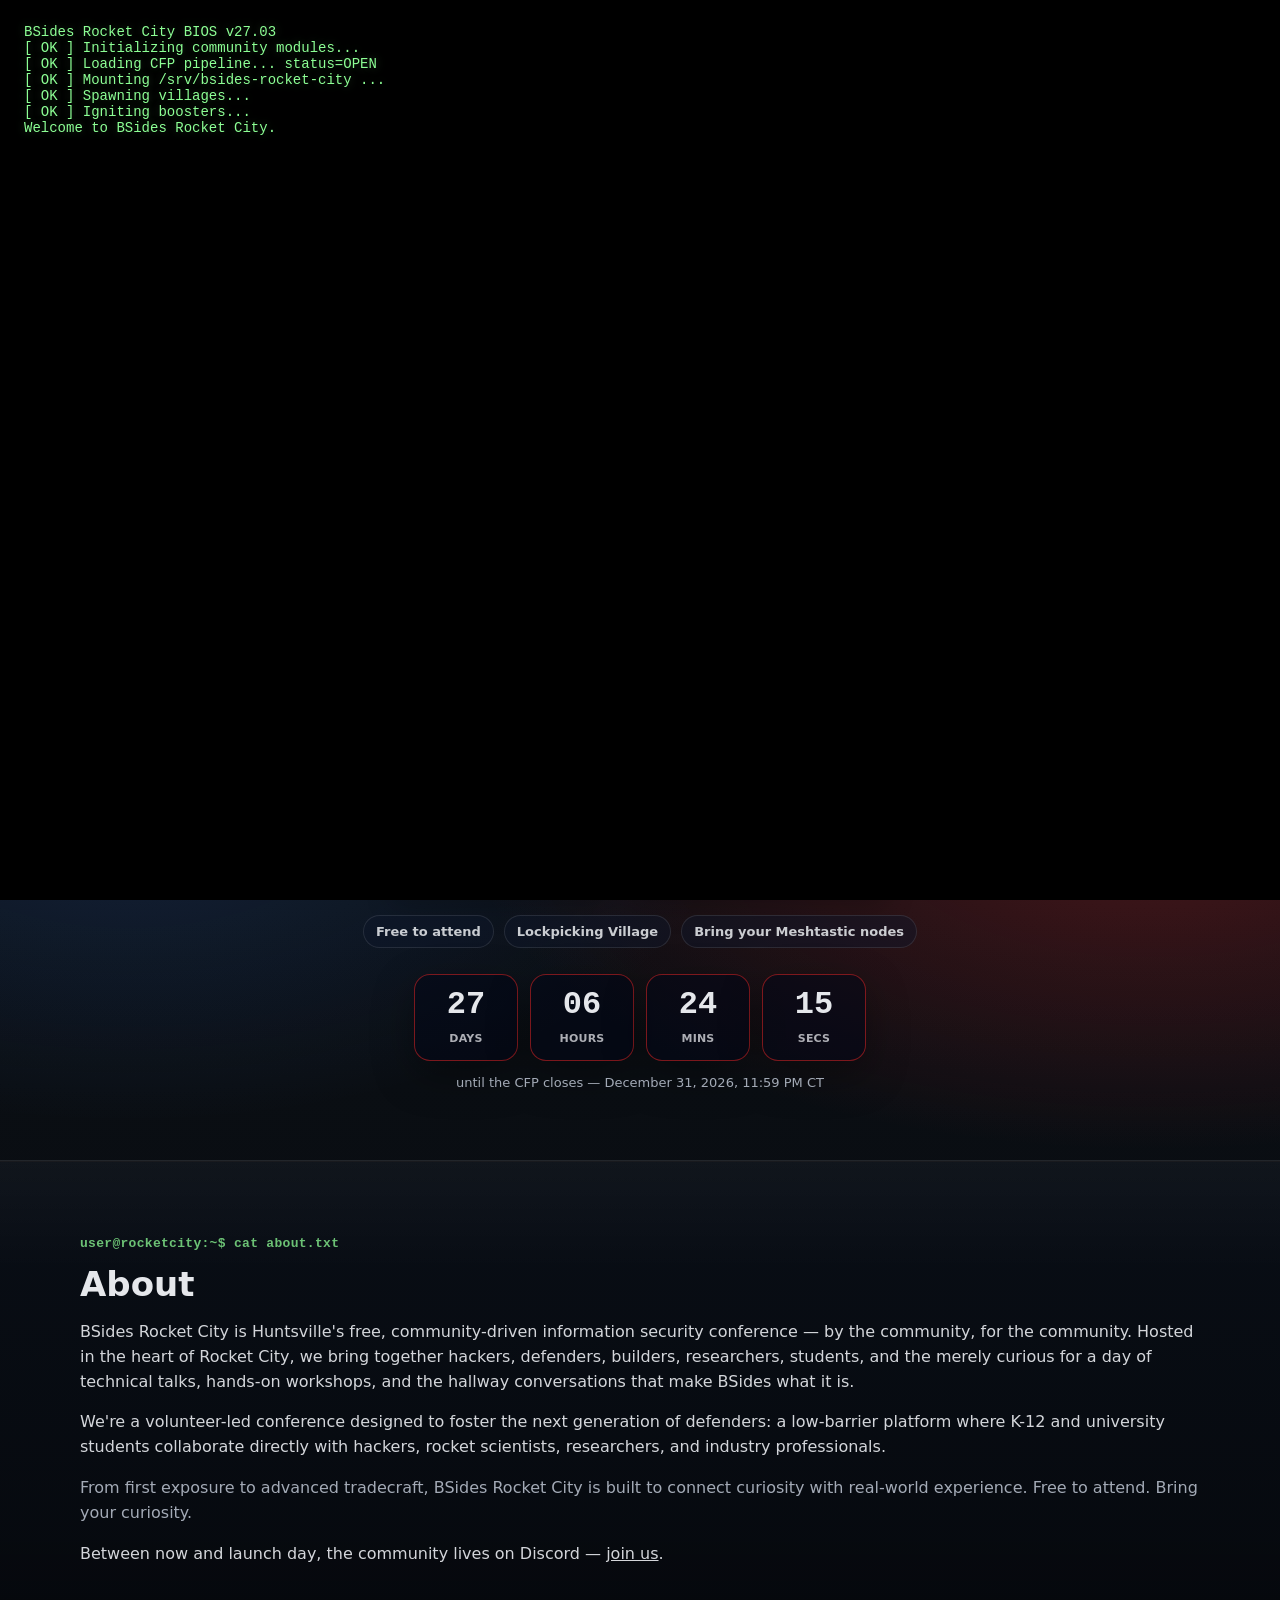
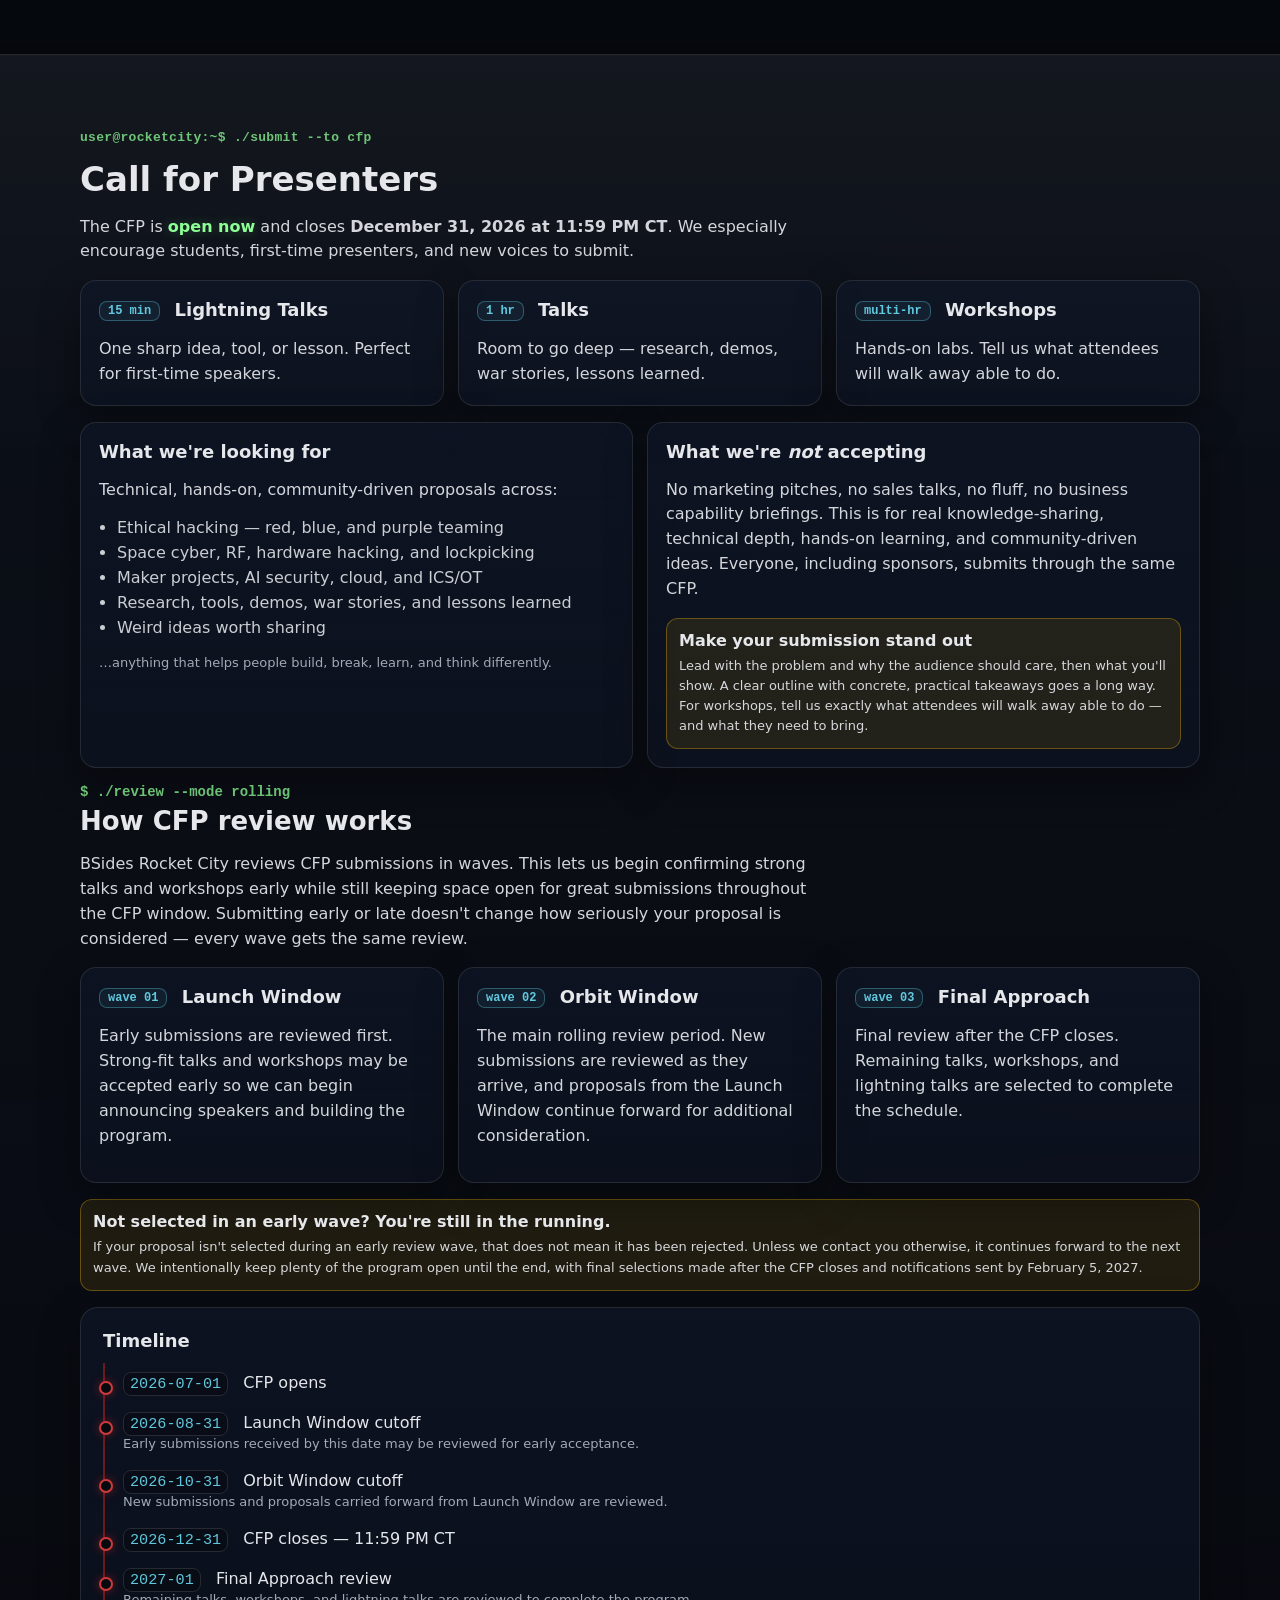
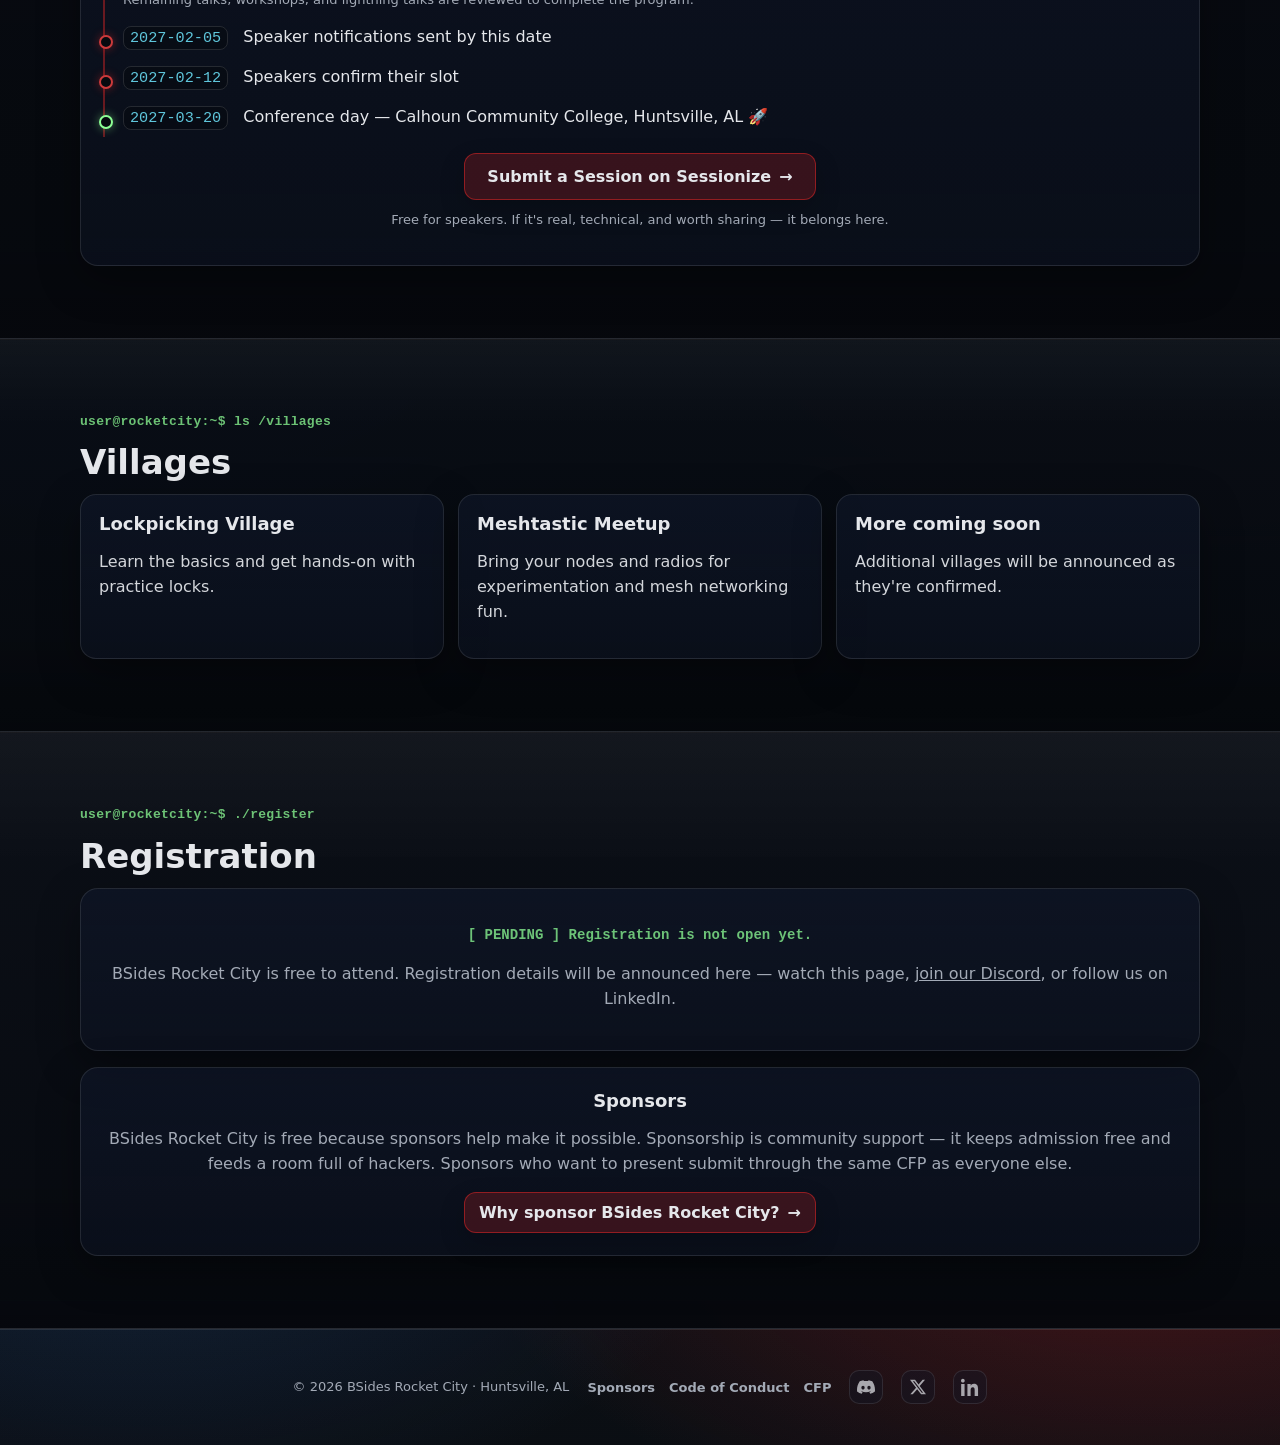
<file: index.html>
<!doctype html>
<html lang="en">
<head>
  <meta charset="utf-8" />
  <meta name="viewport" content="width=device-width,initial-scale=1" />
  <meta name="description" content="BSides Rocket City — Huntsville's free, community-driven information security conference. Saturday, March 20, 2027 at Calhoun Community College. CFP open now." />
  <title>BSides Rocket City — March 20, 2027 · Huntsville, AL</title>

  <meta property="og:title" content="BSides Rocket City" />
  <meta property="og:description" content="Huntsville's free, community-driven infosec conference. Saturday, March 20, 2027 · Calhoun Community College. CFP open through December 31, 2026." />
  <meta property="og:image" content="assets/images/BSides-Rocket City-Logo.png" />
  <meta property="og:type" content="website" />

  <link rel="icon" href="assets/images/favicon.svg" type="image/svg+xml" />
  <link rel="icon" href="assets/images/favicon-32.png" type="image/png" sizes="32x32" />
  <link rel="apple-touch-icon" href="assets/images/apple-touch-icon.png" />

  <link rel="preconnect" href="https://fonts.cloudflare.com" crossorigin />
  <link href="https://fonts.cloudflare.com/css?family=Inter:400,500,600,700,800&display=swap" rel="stylesheet" />

  <link rel="stylesheet" href="assets/styles.css" />
</head>

<body>
  <div id="bootScreen" class="boot-screen" aria-hidden="true"></div>

  <a class="skip-link" href="#main">Skip to content</a>

  <div class="top-banner" role="note">
    <span class="top-banner__prompt">$</span>
    <span class="top-banner__text">cfp --status open&nbsp;&nbsp;# closes 2026-12-31 23:59 CT</span>
    <span class="top-banner__cursor">▮</span>
  </div>

  <header class="site-header">
    <div class="container header-inner">
      <div class="brand">
        <span class="brand-name">BSides<span class="brand-accent">_</span>Rocket City</span>
      </div>

      <nav class="nav" aria-label="Primary navigation">
        <a href="#about">About</a>
        <a href="#cfp">CFP</a>
        <a href="#villages">Villages</a>
        <a href="#register">Registration</a>
        <a href="sponsors.html">Sponsors</a>
        <a href="code-of-conduct.html">Code of Conduct</a>
      </nav>

      <div class="header-cta">
        <a class="btn primary small-btn" href="https://sessionize.com/bsides-rocket-city2007/" target="_blank" rel="noopener noreferrer">Submit a Session</a>
      </div>
    </div>
  </header>

  <main id="main">

    <section class="hero">
      <div class="container hero-inner">

        <div class="hero-visual">
          <img
            id="heroLogo"
            src="assets/images/BSides-Rocket City-Logo.png"
            alt="BSides Rocket City logo"
            class="hero-logo"
            loading="eager"
          />
        </div>

        <p class="eyebrow" aria-hidden="true">// huntsville, al — free · community-driven · hacker-built</p>

        <h1>BSides Rocket City</h1>

        <p class="subtitle">
          Bridging the Gap from Student to Rocket Scientist.
        </p>

        <p class="meta">
          <strong>Saturday, March 20, 2027</strong><br />
          Calhoun Community College · Huntsville, Alabama
        </p>

        <div class="hero-actions">
          <a class="btn primary cta" href="https://sessionize.com/bsides-rocket-city2007/" target="_blank" rel="noopener noreferrer">
            Submit a Session <span aria-hidden="true">→</span>
          </a>
          <span class="btn ghost soon">Registration Coming Soon</span>
        </div>

        <div class="hero-note">
          <div class="pill">Free to attend</div>
          <div class="pill">Lockpicking Village</div>
          <div class="pill">Bring your Meshtastic nodes</div>
        </div>

        <div class="timer" id="cfpTimer" aria-label="Time remaining to submit to the call for presenters">
          <div class="timebox"><span id="tDays">--</span><small>days</small></div>
          <div class="timebox"><span id="tHours">--</span><small>hours</small></div>
          <div class="timebox"><span id="tMins">--</span><small>mins</small></div>
          <div class="timebox"><span id="tSecs">--</span><small>secs</small></div>
        </div>
        <p class="muted small timer-caption">until the CFP closes — December 31, 2026, 11:59 PM CT</p>
      </div>
    </section>

    <section id="about" class="section">
      <div class="container">
        <p class="eyebrow" aria-hidden="true">user@rocketcity:~$ cat about.txt</p>
        <h2>About</h2>
        <p>
          BSides Rocket City is Huntsville's free, community-driven information security conference —
          by the community, for the community. Hosted in the heart of Rocket City, we bring together
          hackers, defenders, builders, researchers, students, and the merely curious for a day of
          technical talks, hands-on workshops, and the hallway conversations that make BSides what it is.
        </p>

        <p>
          We're a volunteer-led conference designed to foster the next generation of defenders:
          a low-barrier platform where K-12 and university students collaborate directly with hackers,
          rocket scientists, researchers, and industry professionals.
        </p>

        <p class="muted">
          From first exposure to advanced tradecraft, BSides Rocket City is built to connect curiosity
          with real-world experience. Free to attend. Bring your curiosity.
        </p>

        <p>
          Between now and launch day, the community lives on Discord —
          <a href="https://discord.gg/NVANctrduy" target="_blank" rel="noopener noreferrer">join us</a>.
        </p>
      </div>
    </section>

    <section id="cfp" class="section alt">
      <div class="container">
        <p class="eyebrow" aria-hidden="true">user@rocketcity:~$ ./submit --to cfp</p>
        <h2>Call for Presenters</h2>
        <p class="section-lede">
          The CFP is <strong class="status-open">open now</strong> and closes
          <strong>December 31, 2026 at 11:59 PM CT</strong>. We especially encourage students,
          first-time presenters, and new voices to submit.
        </p>

        <div class="grid-3 formats">
          <div class="card">
            <h3><span class="mono-tag">15 min</span> Lightning Talks</h3>
            <p>One sharp idea, tool, or lesson. Perfect for first-time speakers.</p>
          </div>
          <div class="card">
            <h3><span class="mono-tag">1 hr</span> Talks</h3>
            <p>Room to go deep — research, demos, war stories, lessons learned.</p>
          </div>
          <div class="card">
            <h3><span class="mono-tag">multi-hr</span> Workshops</h3>
            <p>Hands-on labs. Tell us what attendees will walk away able to do.</p>
          </div>
        </div>

        <div class="grid-2 mt">
          <div class="card">
            <h3>What we're looking for</h3>
            <p>Technical, hands-on, community-driven proposals across:</p>
            <ul class="bullets">
              <li>Ethical hacking — red, blue, and purple teaming</li>
              <li>Space cyber, RF, hardware hacking, and lockpicking</li>
              <li>Maker projects, AI security, cloud, and ICS/OT</li>
              <li>Research, tools, demos, war stories, and lessons learned</li>
              <li>Weird ideas worth sharing</li>
            </ul>
            <p class="muted small">
              …anything that helps people build, break, learn, and think differently.
            </p>
          </div>

          <div class="card">
            <h3>What we're <em>not</em> accepting</h3>
            <p>
              No marketing pitches, no sales talks, no fluff, no business capability briefings.
              This is for real knowledge-sharing, technical depth, hands-on learning, and
              community-driven ideas. Everyone, including sponsors, submits through the same CFP.
            </p>
            <div class="notice">
              <div class="notice-title">Make your submission stand out</div>
              <p class="small">
                Lead with the problem and why the audience should care, then what you'll show.
                A clear outline with concrete, practical takeaways goes a long way. For workshops,
                tell us exactly what attendees will walk away able to do — and what they need to bring.
              </p>
            </div>
          </div>
        </div>

        <div class="mt review-waves">
          <h3 class="waves-heading"><span class="mono-line" aria-hidden="true">$ ./review --mode rolling</span>How CFP review works</h3>
          <p class="section-lede">
            BSides Rocket City reviews CFP submissions in waves. This lets us begin confirming
            strong talks and workshops early while still keeping space open for great submissions
            throughout the CFP window. Submitting early or late doesn't change how seriously your
            proposal is considered — every wave gets the same review.
          </p>

          <div class="grid-3 mt">
            <div class="card">
              <h3><span class="mono-tag">wave 01</span> Launch Window</h3>
              <p>Early submissions are reviewed first. Strong-fit talks and workshops may be
              accepted early so we can begin announcing speakers and building the program.</p>
            </div>
            <div class="card">
              <h3><span class="mono-tag">wave 02</span> Orbit Window</h3>
              <p>The main rolling review period. New submissions are reviewed as they arrive, and
              proposals from the Launch Window continue forward for additional consideration.</p>
            </div>
            <div class="card">
              <h3><span class="mono-tag">wave 03</span> Final Approach</h3>
              <p>Final review after the CFP closes. Remaining talks, workshops, and lightning
              talks are selected to complete the schedule.</p>
            </div>
          </div>

          <div class="notice mt">
            <div class="notice-title">Not selected in an early wave? You're still in the running.</div>
            <p class="small">
              If your proposal isn't selected during an early review wave, that does not mean it
              has been rejected. Unless we contact you otherwise, it continues forward to the next
              wave. We intentionally keep plenty of the program open until the end, with final
              selections made after the CFP closes and notifications sent by February 5, 2027.
            </p>
          </div>
        </div>

        <div class="card big mt timeline-card">
          <h3>Timeline</h3>
          <ul class="timeline">
            <li><code>2026-07-01</code> CFP opens</li>
            <li><code>2026-08-31</code> Launch Window cutoff
              <span class="timeline-note">Early submissions received by this date may be reviewed for early acceptance.</span></li>
            <li><code>2026-10-31</code> Orbit Window cutoff
              <span class="timeline-note">New submissions and proposals carried forward from Launch Window are reviewed.</span></li>
            <li><code>2026-12-31</code> CFP closes — 11:59 PM CT</li>
            <li><code>2027-01</code> Final Approach review
              <span class="timeline-note">Remaining talks, workshops, and lightning talks are reviewed to complete the program.</span></li>
            <li><code>2027-02-05</code> Speaker notifications sent by this date</li>
            <li><code>2027-02-12</code> Speakers confirm their slot</li>
            <li><code>2027-03-20</code> Conference day — Calhoun Community College, Huntsville, AL 🚀</li>
          </ul>

          <div class="center mt">
            <a class="btn primary cta" href="https://sessionize.com/bsides-rocket-city2007/" target="_blank" rel="noopener noreferrer">
              Submit a Session on Sessionize <span aria-hidden="true">→</span>
            </a>
            <p class="muted small mt-sm">Free for speakers. If it's real, technical, and worth sharing — it belongs here.</p>
          </div>
        </div>
      </div>
    </section>

    <section id="villages" class="section">
      <div class="container">
        <p class="eyebrow" aria-hidden="true">user@rocketcity:~$ ls /villages</p>
        <h2>Villages</h2>

        <div class="grid-3">
          <div class="card">
            <h3>Lockpicking Village</h3>
            <p>Learn the basics and get hands-on with practice locks.</p>
          </div>

          <div class="card">
            <h3>Meshtastic Meetup</h3>
            <p>Bring your nodes and radios for experimentation and mesh networking fun.</p>
          </div>

          <div class="card">
            <h3>More coming soon</h3>
            <p>Additional villages will be announced as they're confirmed.</p>
          </div>
        </div>
      </div>
    </section>

    <section id="register" class="section alt">
      <div class="container">
        <p class="eyebrow" aria-hidden="true">user@rocketcity:~$ ./register</p>
        <h2>Registration</h2>

        <div class="card big center">
          <p class="mono-line">[ PENDING ] Registration is not open yet.</p>
          <p class="muted">
            BSides Rocket City is free to attend. Registration details will be announced here —
            watch this page, <a href="https://discord.gg/NVANctrduy" target="_blank" rel="noopener noreferrer">join our Discord</a>,
            or follow us on LinkedIn.
          </p>
        </div>

        <div class="card big mt center">
          <h3>Sponsors</h3>
          <p class="muted">
            BSides Rocket City is free because sponsors help make it possible. Sponsorship is
            community support — it keeps admission free and feeds a room full of hackers.
            Sponsors who want to present submit through the same CFP as everyone else.
          </p>
          <a class="btn primary" href="sponsors.html">Why sponsor BSides Rocket City? <span aria-hidden="true">→</span></a>
        </div>
      </div>
    </section>

    <footer class="site-footer">
      <div class="container footer-inner">
        <p class="muted small">© <span id="year"></span> BSides Rocket City · Huntsville, AL</p>

        <nav class="footer-links" aria-label="Footer navigation">
          <a href="sponsors.html">Sponsors</a>
          <a href="code-of-conduct.html">Code of Conduct</a>
          <a href="https://sessionize.com/bsides-rocket-city2007/" target="_blank" rel="noopener noreferrer">CFP</a>
        </nav>

        <a class="social-icon"
           href="https://discord.gg/NVANctrduy"
           target="_blank"
           rel="noopener noreferrer"
           aria-label="Join the BSides Rocket City Discord">
          <svg viewBox="0 0 24 24" width="18" height="18" fill="currentColor">
            <path d="M20.317 4.3698a19.7913 19.7913 0 00-4.8851-1.5152.0741.0741 0 00-.0785.0371c-.211.3753-.4447.8648-.6083 1.2495-1.8447-.2762-3.68-.2762-5.4868 0-.1636-.3933-.4058-.8742-.6177-1.2495a.077.077 0 00-.0785-.037 19.7363 19.7363 0 00-4.8852 1.515.0699.0699 0 00-.0321.0277C.5334 9.0458-.319 13.5799.0992 18.0578a.0824.0824 0 00.0312.0561c2.0528 1.5076 4.0413 2.4228 5.9929 3.0294a.0777.0777 0 00.0842-.0276c.4616-.6304.8731-1.2952 1.226-1.9942a.076.076 0 00-.0416-.1057c-.6528-.2476-1.2743-.5495-1.8722-.8923a.077.077 0 01-.0076-.1277c.1258-.0943.2517-.1923.3718-.2914a.0743.0743 0 01.0776-.0105c3.9278 1.7933 8.18 1.7933 12.0614 0a.0739.0739 0 01.0785.0095c.1202.099.246.1981.3728.2924a.077.077 0 01-.0066.1276 12.2986 12.2986 0 01-1.873.8914.0766.0766 0 00-.0407.1067c.3604.698.7719 1.3628 1.225 1.9932a.076.076 0 00.0842.0286c1.961-.6067 3.9495-1.5219 6.0023-3.0294a.077.077 0 00.0313-.0552c.5004-5.177-.8382-9.6739-3.5485-13.6604a.061.061 0 00-.0312-.0286zM8.02 15.3312c-1.1825 0-2.1569-1.0857-2.1569-2.419 0-1.3332.9555-2.4189 2.157-2.4189 1.2108 0 2.1757 1.0952 2.1568 2.419 0 1.3332-.9555 2.4189-2.1569 2.4189zm7.9748 0c-1.1825 0-2.1569-1.0857-2.1569-2.419 0-1.3332.9554-2.4189 2.1569-2.4189 1.2108 0 2.1757 1.0952 2.1568 2.419 0 1.3332-.946 2.4189-2.1568 2.4189Z"/>
          </svg>
        </a>

        <a class="social-icon"
           href="https://x.com/BSidesRocket"
           target="_blank"
           rel="noopener noreferrer"
           aria-label="Follow BSides Rocket City on X">
          <svg viewBox="0 0 24 24" width="16" height="16" fill="currentColor">
            <path d="M18.901 1.153h3.68l-8.04 9.19L24 22.846h-7.406l-5.8-7.584-6.638 7.584H.474l8.6-9.83L0 1.154h7.594l5.243 6.932ZM17.61 20.644h2.039L6.486 3.24H4.298Z"/>
          </svg>
        </a>

        <a class="social-icon"
           href="https://www.linkedin.com/company/bsides-rocket-city/"
           target="_blank"
           rel="noopener noreferrer"
           aria-label="Follow BSides Rocket City on LinkedIn">
          <svg viewBox="0 0 24 24" width="18" height="18" fill="currentColor">
            <path d="M4.98 3.5C4.98 4.88 3.86 6 2.49 6 1.12 6 0 4.88 0 3.5 0 2.12 1.12 1 2.49 1 3.86 1 4.98 2.12 4.98 3.5zM.22 8h4.54V24H.22zM8.56 8h4.35v2.19h.06c.61-1.16 2.09-2.39 4.31-2.39 4.61 0 5.46 3.03 5.46 6.97V24h-4.54v-7.56c0-1.8-.03-4.11-2.5-4.11-2.5 0-2.88 1.95-2.88 3.98V24H8.56z"/>
          </svg>
        </a>
      </div>
    </footer>

  </main>

  <script>
    document.getElementById("year").textContent = new Date().getFullYear();

    // --- CFP countdown (closes Dec 31, 2026 11:59 PM CT / UTC-6) ---
    (function () {
      const target = Date.parse("2026-12-31T23:59:59-06:00");
      const el = {
        d: document.getElementById("tDays"),
        h: document.getElementById("tHours"),
        m: document.getElementById("tMins"),
        s: document.getElementById("tSecs")
      };
      const timer = document.getElementById("cfpTimer");
      const caption = document.querySelector(".timer-caption");

      function tick() {
        let diff = target - Date.now();
        if (diff <= 0) {
          timer.innerHTML = '<div class="timebox closed"><span>CFP</span><small>closed</small></div>';
          if (caption) caption.textContent = "The CFP closed December 31, 2026. Thanks to everyone who submitted!";
          return;
        }
        const days = Math.floor(diff / 86400000);
        const hours = Math.floor(diff / 3600000) % 24;
        const mins = Math.floor(diff / 60000) % 60;
        const secs = Math.floor(diff / 1000) % 60;
        el.d.textContent = days;
        el.h.textContent = String(hours).padStart(2, "0");
        el.m.textContent = String(mins).padStart(2, "0");
        el.s.textContent = String(secs).padStart(2, "0");
        setTimeout(tick, 1000);
      }
      tick();
    })();

    // --- Boot screen (skippable, once per session, respects reduced motion) ---
    (function () {
      const bootScreen = document.getElementById("bootScreen");
      const reduceMotion = window.matchMedia("(prefers-reduced-motion: reduce)").matches;
      let seen = false;
      try { seen = sessionStorage.getItem("booted") === "1"; } catch (e) {}

      if (reduceMotion || seen) {
        bootScreen.remove();
        return;
      }

      const bootMessages = [
        "BSides Rocket City BIOS v27.03",
        "[ OK ] Initializing community modules...",
        "[ OK ] Loading CFP pipeline... status=OPEN",
        "[ OK ] Mounting /srv/bsides-rocket-city ...",
        "[ OK ] Spawning villages...",
        "[ OK ] Igniting boosters...",
        "Welcome to BSides Rocket City."
      ];

      let bootIndex = 0;
      let dismissed = false;

      function dismiss() {
        if (dismissed) return;
        dismissed = true;
        try { sessionStorage.setItem("booted", "1"); } catch (e) {}
        bootScreen.classList.add("boot-hide");
        setTimeout(() => bootScreen.remove(), 650);
      }

      function typeBootMessage() {
        if (dismissed) return;
        if (bootIndex < bootMessages.length) {
          const line = document.createElement("div");
          line.textContent = bootMessages[bootIndex++];
          bootScreen.appendChild(line);
          setTimeout(typeBootMessage, 220);
        } else {
          setTimeout(dismiss, 650);
        }
      }

      bootScreen.addEventListener("click", dismiss);
      window.addEventListener("keydown", dismiss, { once: true });
      window.addEventListener("load", typeBootMessage);
    })();
  </script>
</body>
</html>
</file>
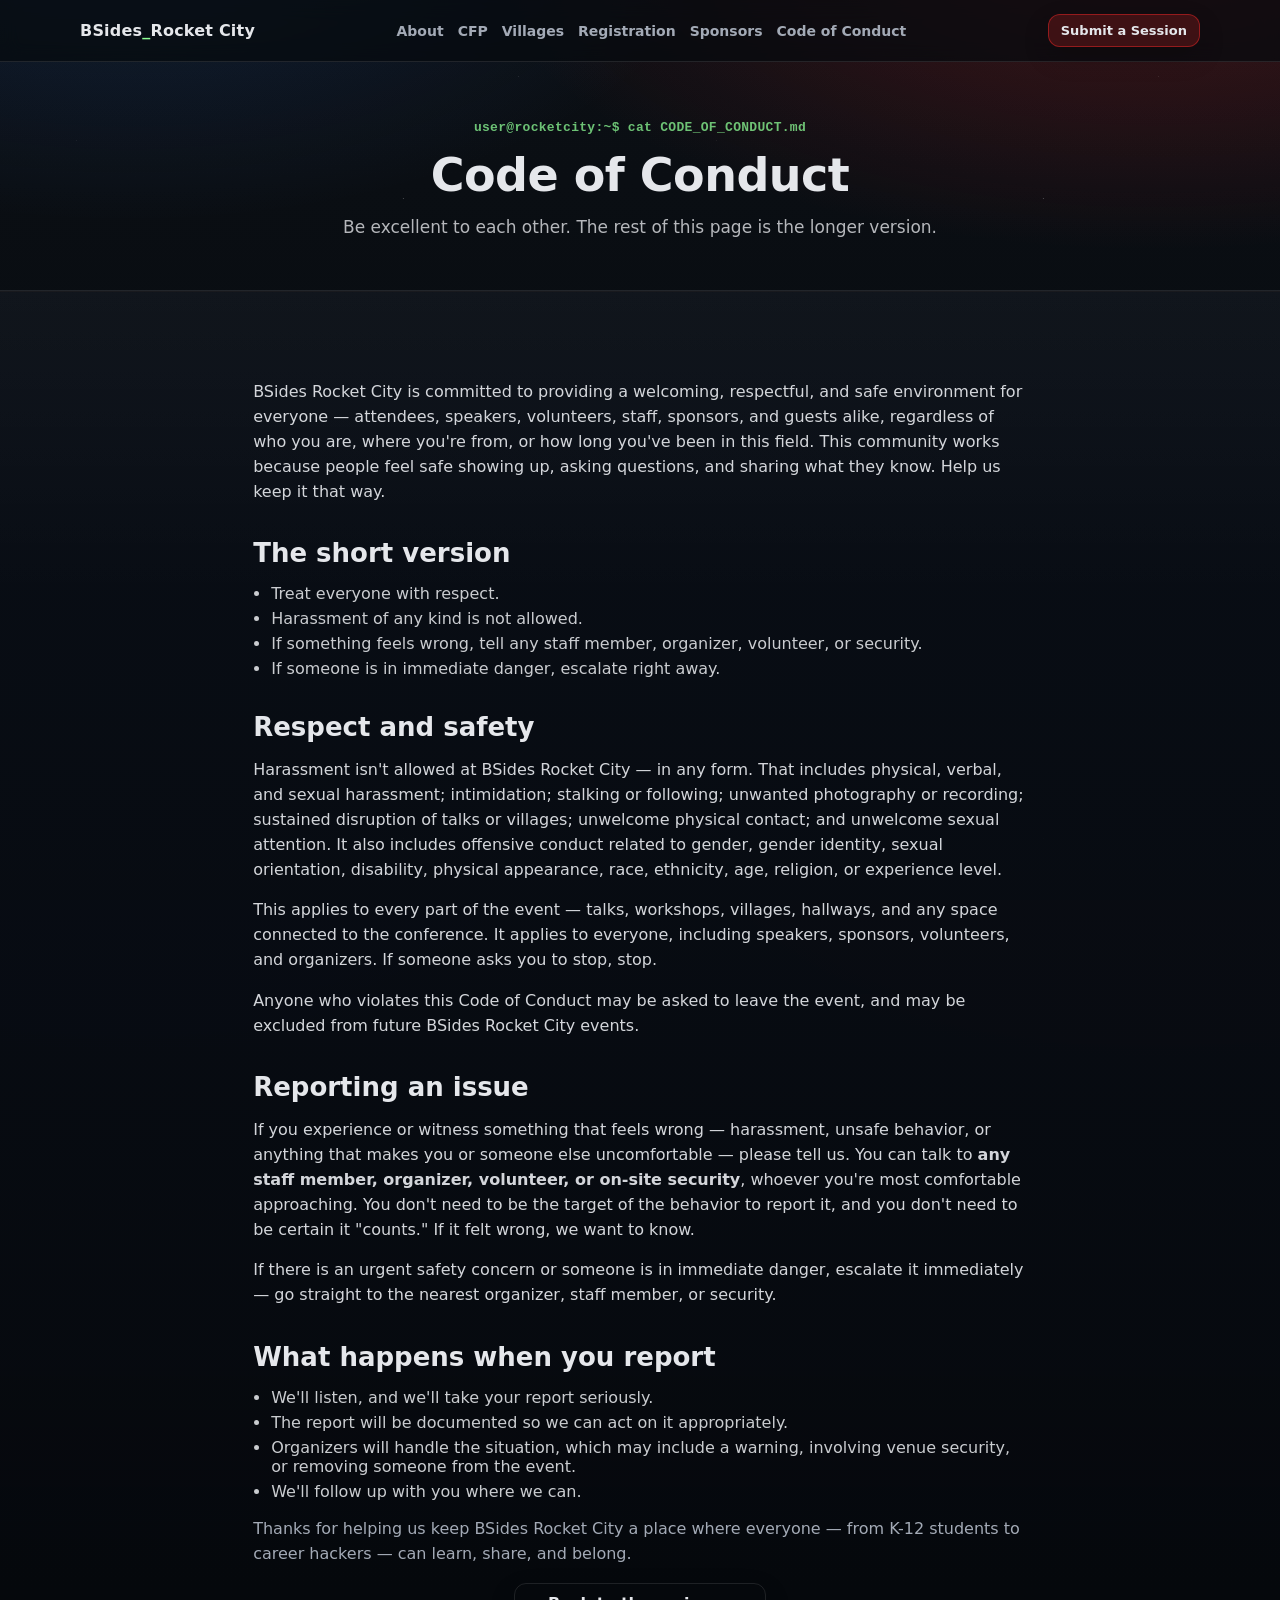
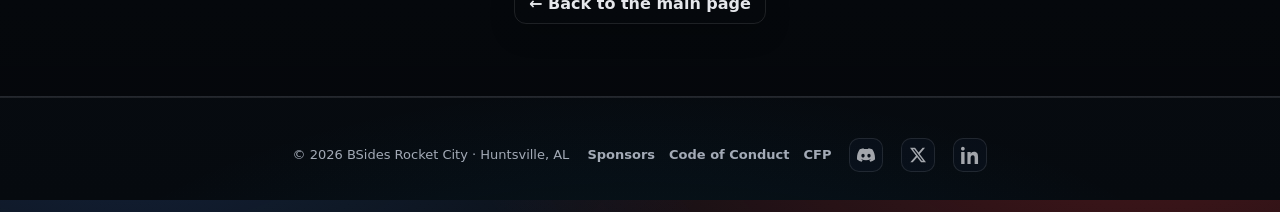
<file: code-of-conduct.html>
<!doctype html>
<html lang="en">
<head>
  <meta charset="utf-8" />
  <meta name="viewport" content="width=device-width,initial-scale=1" />
  <meta name="description" content="BSides Rocket City Code of Conduct — we're committed to a welcoming, respectful, and safe environment for everyone." />
  <title>Code of Conduct — BSides Rocket City</title>

  <link rel="icon" href="assets/images/favicon.svg" type="image/svg+xml" />
  <link rel="icon" href="assets/images/favicon-32.png" type="image/png" sizes="32x32" />
  <link rel="apple-touch-icon" href="assets/images/apple-touch-icon.png" />

  <link rel="preconnect" href="https://fonts.cloudflare.com" crossorigin />
  <link href="https://fonts.cloudflare.com/css?family=Inter:400,500,600,700,800&display=swap" rel="stylesheet" />

  <link rel="stylesheet" href="assets/styles.css" />
</head>

<body>
  <a class="skip-link" href="#main">Skip to content</a>

  <header class="site-header">
    <div class="container header-inner">
      <div class="brand">
        <a href="index.html" style="text-decoration:none;">
          <span class="brand-name">BSides<span class="brand-accent">_</span>Rocket City</span>
        </a>
      </div>

      <nav class="nav" aria-label="Primary navigation">
        <a href="index.html#about">About</a>
        <a href="index.html#cfp">CFP</a>
        <a href="index.html#villages">Villages</a>
        <a href="index.html#register">Registration</a>
        <a href="sponsors.html">Sponsors</a>
        <a href="code-of-conduct.html" aria-current="page">Code of Conduct</a>
      </nav>

      <div class="header-cta">
        <a class="btn primary small-btn" href="https://sessionize.com/bsides-rocket-city2007/" target="_blank" rel="noopener noreferrer">Submit a Session</a>
      </div>
    </div>
  </header>

  <main id="main">

    <section class="page-hero">
      <div class="container">
        <p class="eyebrow" aria-hidden="true">user@rocketcity:~$ cat CODE_OF_CONDUCT.md</p>
        <h1>Code of Conduct</h1>
        <p class="subtitle">
          Be excellent to each other. The rest of this page is the longer version.
        </p>
      </div>
    </section>

    <section class="section">
      <div class="container prose">

        <p>
          BSides Rocket City is committed to providing a welcoming, respectful, and safe
          environment for everyone — attendees, speakers, volunteers, staff, sponsors, and
          guests alike, regardless of who you are, where you're from, or how long you've been
          in this field. This community works because people feel safe showing up, asking
          questions, and sharing what they know. Help us keep it that way.
        </p>

        <h2>The short version</h2>
        <ul class="bullets">
          <li>Treat everyone with respect.</li>
          <li>Harassment of any kind is not allowed.</li>
          <li>If something feels wrong, tell any staff member, organizer, volunteer, or security.</li>
          <li>If someone is in immediate danger, escalate right away.</li>
        </ul>

        <h2>Respect and safety</h2>
        <p>
          Harassment isn't allowed at BSides Rocket City — in any form. That includes physical,
          verbal, and sexual harassment; intimidation; stalking or following; unwanted photography
          or recording; sustained disruption of talks or villages; unwelcome physical contact; and
          unwelcome sexual attention. It also includes offensive conduct related to gender, gender
          identity, sexual orientation, disability, physical appearance, race, ethnicity, age,
          religion, or experience level.
        </p>
        <p>
          This applies to every part of the event — talks, workshops, villages, hallways, and any
          space connected to the conference. It applies to everyone, including speakers, sponsors,
          volunteers, and organizers. If someone asks you to stop, stop.
        </p>
        <p>
          Anyone who violates this Code of Conduct may be asked to leave the event, and may be
          excluded from future BSides Rocket City events.
        </p>

        <h2>Reporting an issue</h2>
        <p>
          If you experience or witness something that feels wrong — harassment, unsafe behavior,
          or anything that makes you or someone else uncomfortable — please tell us. You can talk
          to <strong>any staff member, organizer, volunteer, or on-site security</strong>, whoever
          you're most comfortable approaching. You don't need to be the target of the behavior to
          report it, and you don't need to be certain it "counts." If it felt wrong, we want to know.
        </p>
        <p>
          If there is an urgent safety concern or someone is in immediate danger, escalate it
          immediately — go straight to the nearest organizer, staff member, or security.
        </p>

        <h2>What happens when you report</h2>
        <ul class="bullets">
          <li>We'll listen, and we'll take your report seriously.</li>
          <li>The report will be documented so we can act on it appropriately.</li>
          <li>Organizers will handle the situation, which may include a warning, involving venue security, or removing someone from the event.</li>
          <li>We'll follow up with you where we can.</li>
        </ul>

        <p class="muted">
          Thanks for helping us keep BSides Rocket City a place where everyone — from K-12
          students to career hackers — can learn, share, and belong.
        </p>

        <div class="mt center">
          <a class="btn ghost" href="index.html">← Back to the main page</a>
        </div>

      </div>
    </section>

    <footer class="site-footer">
      <div class="container footer-inner">
        <p class="muted small">© <span id="year"></span> BSides Rocket City · Huntsville, AL</p>

        <nav class="footer-links" aria-label="Footer navigation">
          <a href="sponsors.html">Sponsors</a>
          <a href="code-of-conduct.html">Code of Conduct</a>
          <a href="https://sessionize.com/bsides-rocket-city2007/" target="_blank" rel="noopener noreferrer">CFP</a>
        </nav>

        <a class="social-icon"
           href="https://discord.gg/NVANctrduy"
           target="_blank"
           rel="noopener noreferrer"
           aria-label="Join the BSides Rocket City Discord">
          <svg viewBox="0 0 24 24" width="18" height="18" fill="currentColor">
            <path d="M20.317 4.3698a19.7913 19.7913 0 00-4.8851-1.5152.0741.0741 0 00-.0785.0371c-.211.3753-.4447.8648-.6083 1.2495-1.8447-.2762-3.68-.2762-5.4868 0-.1636-.3933-.4058-.8742-.6177-1.2495a.077.077 0 00-.0785-.037 19.7363 19.7363 0 00-4.8852 1.515.0699.0699 0 00-.0321.0277C.5334 9.0458-.319 13.5799.0992 18.0578a.0824.0824 0 00.0312.0561c2.0528 1.5076 4.0413 2.4228 5.9929 3.0294a.0777.0777 0 00.0842-.0276c.4616-.6304.8731-1.2952 1.226-1.9942a.076.076 0 00-.0416-.1057c-.6528-.2476-1.2743-.5495-1.8722-.8923a.077.077 0 01-.0076-.1277c.1258-.0943.2517-.1923.3718-.2914a.0743.0743 0 01.0776-.0105c3.9278 1.7933 8.18 1.7933 12.0614 0a.0739.0739 0 01.0785.0095c.1202.099.246.1981.3728.2924a.077.077 0 01-.0066.1276 12.2986 12.2986 0 01-1.873.8914.0766.0766 0 00-.0407.1067c.3604.698.7719 1.3628 1.225 1.9932a.076.076 0 00.0842.0286c1.961-.6067 3.9495-1.5219 6.0023-3.0294a.077.077 0 00.0313-.0552c.5004-5.177-.8382-9.6739-3.5485-13.6604a.061.061 0 00-.0312-.0286zM8.02 15.3312c-1.1825 0-2.1569-1.0857-2.1569-2.419 0-1.3332.9555-2.4189 2.157-2.4189 1.2108 0 2.1757 1.0952 2.1568 2.419 0 1.3332-.9555 2.4189-2.1569 2.4189zm7.9748 0c-1.1825 0-2.1569-1.0857-2.1569-2.419 0-1.3332.9554-2.4189 2.1569-2.4189 1.2108 0 2.1757 1.0952 2.1568 2.419 0 1.3332-.946 2.4189-2.1568 2.4189Z"/>
          </svg>
        </a>

        <a class="social-icon"
           href="https://x.com/BSidesRocket"
           target="_blank"
           rel="noopener noreferrer"
           aria-label="Follow BSides Rocket City on X">
          <svg viewBox="0 0 24 24" width="16" height="16" fill="currentColor">
            <path d="M18.901 1.153h3.68l-8.04 9.19L24 22.846h-7.406l-5.8-7.584-6.638 7.584H.474l8.6-9.83L0 1.154h7.594l5.243 6.932ZM17.61 20.644h2.039L6.486 3.24H4.298Z"/>
          </svg>
        </a>

        <a class="social-icon"
           href="https://www.linkedin.com/company/bsides-rocket-city/"
           target="_blank"
           rel="noopener noreferrer"
           aria-label="Follow BSides Rocket City on LinkedIn">
          <svg viewBox="0 0 24 24" width="18" height="18" fill="currentColor">
            <path d="M4.98 3.5C4.98 4.88 3.86 6 2.49 6 1.12 6 0 4.88 0 3.5 0 2.12 1.12 1 2.49 1 3.86 1 4.98 2.12 4.98 3.5zM.22 8h4.54V24H.22zM8.56 8h4.35v2.19h.06c.61-1.16 2.09-2.39 4.31-2.39 4.61 0 5.46 3.03 5.46 6.97V24h-4.54v-7.56c0-1.8-.03-4.11-2.5-4.11-2.5 0-2.88 1.95-2.88 3.98V24H8.56z"/>
          </svg>
        </a>
      </div>
    </footer>

  </main>

  <script>
    document.getElementById("year").textContent = new Date().getFullYear();
  </script>
</body>
</html>
</file>
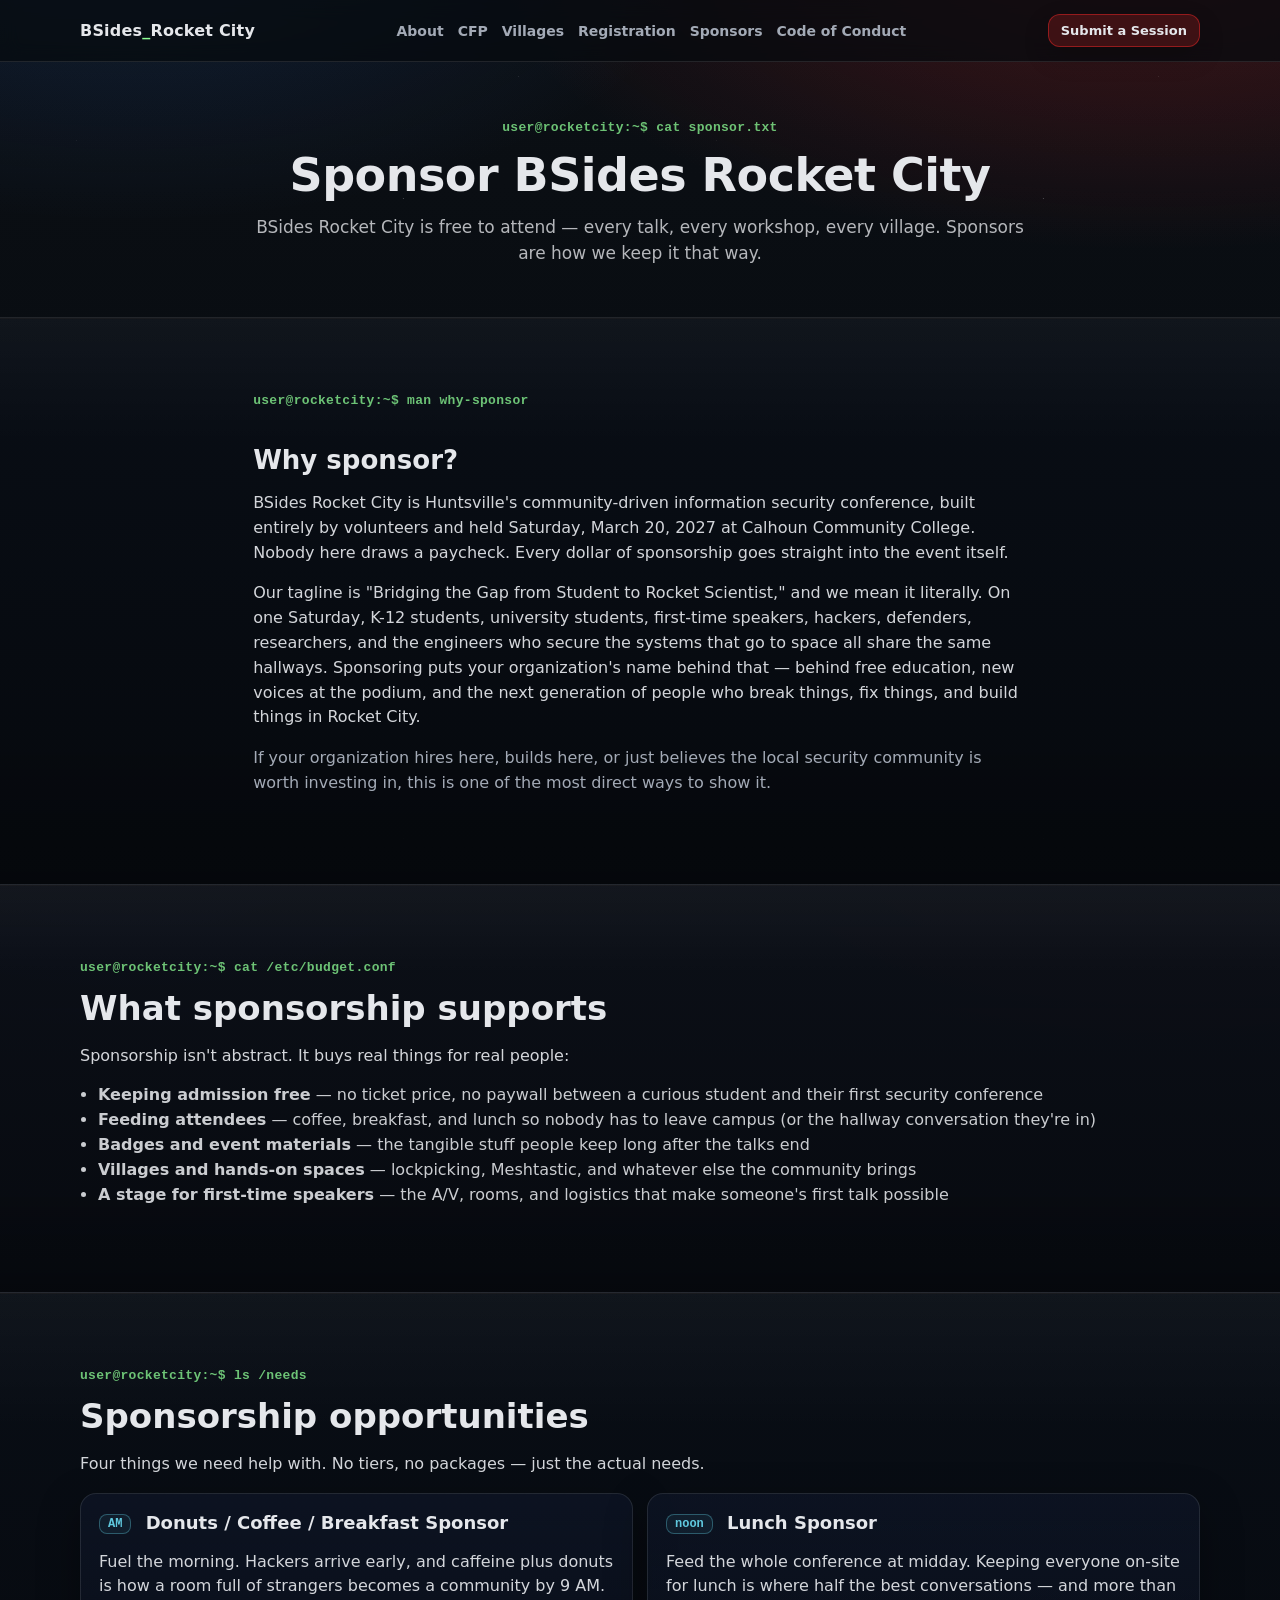
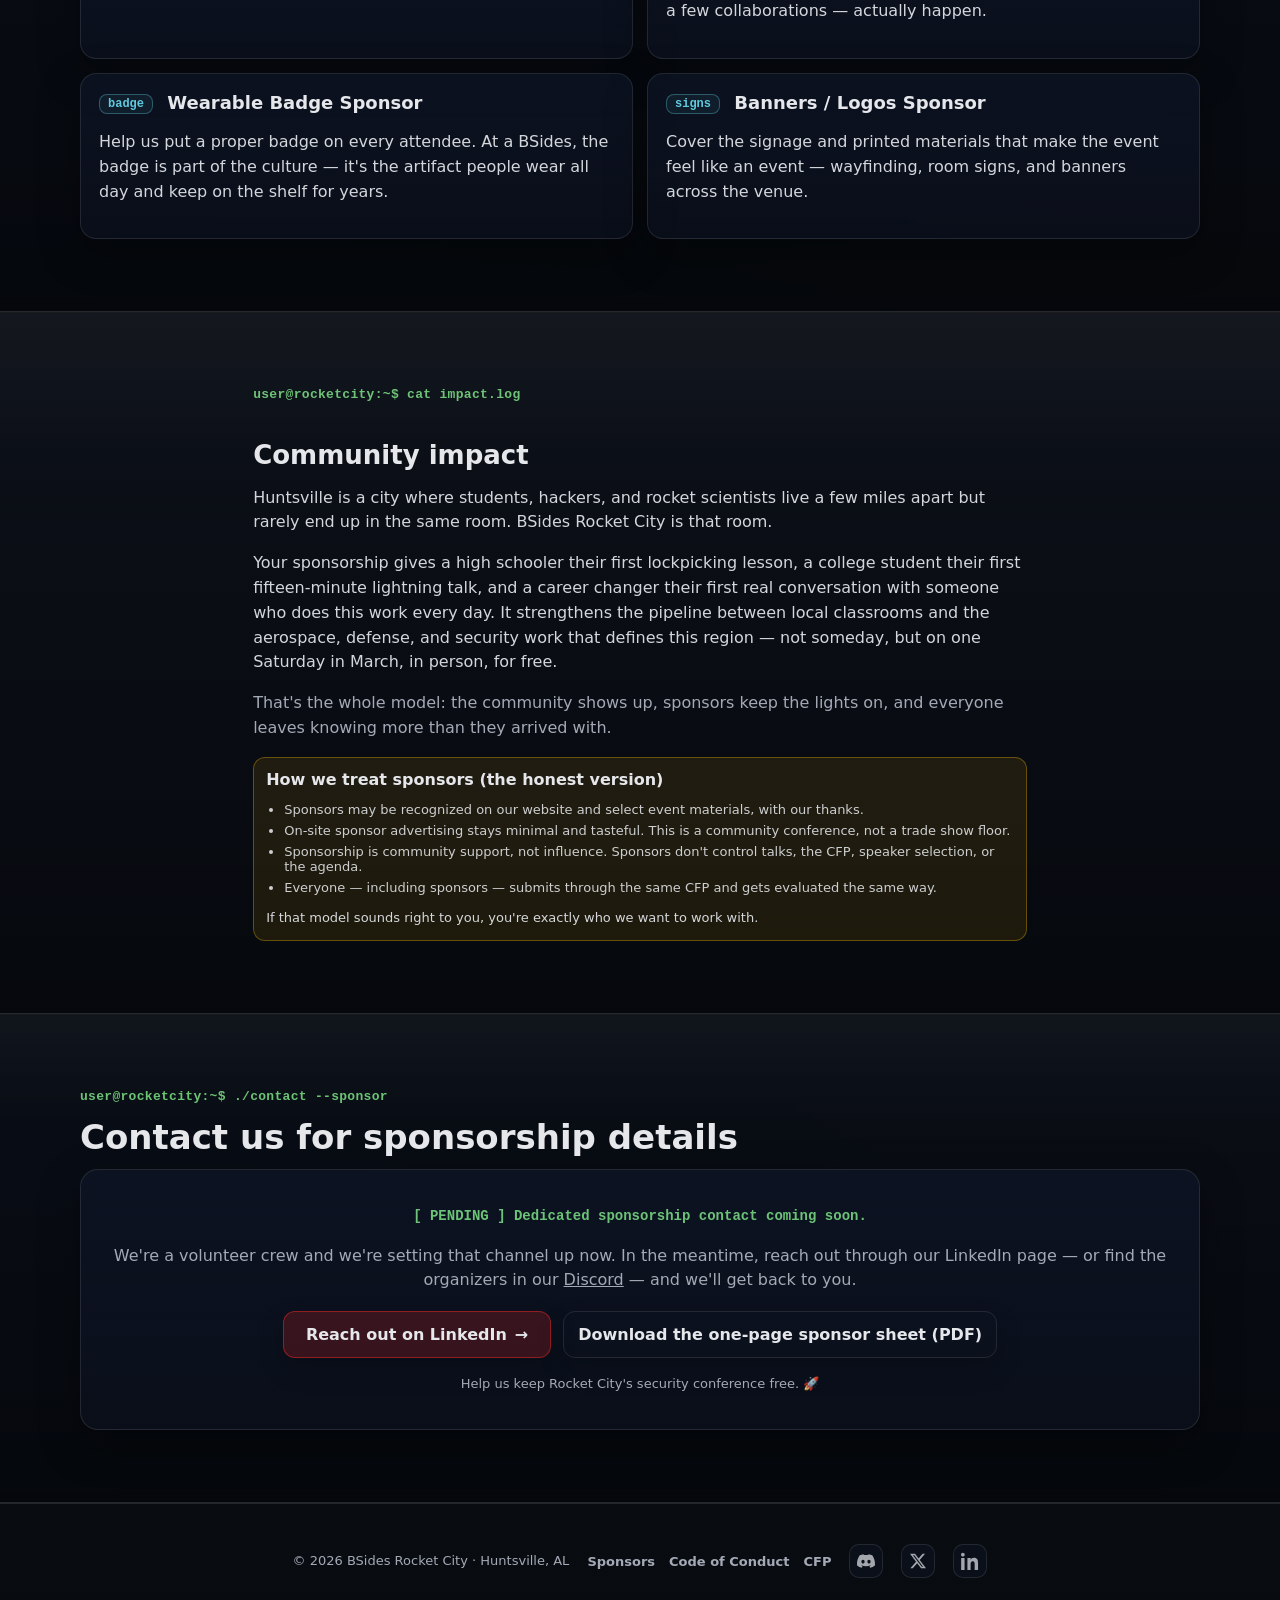
<file: sponsors.html>
<!doctype html>
<html lang="en">
<head>
  <meta charset="utf-8" />
  <meta name="viewport" content="width=device-width,initial-scale=1" />
  <meta name="description" content="Sponsor BSides Rocket City — help keep Huntsville's free, community-run information security conference free, accessible, and hands-on." />
  <title>Sponsor BSides Rocket City</title>

  <link rel="icon" href="assets/images/favicon.svg" type="image/svg+xml" />
  <link rel="icon" href="assets/images/favicon-32.png" type="image/png" sizes="32x32" />
  <link rel="apple-touch-icon" href="assets/images/apple-touch-icon.png" />

  <link rel="preconnect" href="https://fonts.cloudflare.com" crossorigin />
  <link href="https://fonts.cloudflare.com/css?family=Inter:400,500,600,700,800&display=swap" rel="stylesheet" />

  <link rel="stylesheet" href="assets/styles.css" />
</head>

<body>
  <a class="skip-link" href="#main">Skip to content</a>

  <header class="site-header">
    <div class="container header-inner">
      <div class="brand">
        <a href="index.html" style="text-decoration:none;">
          <span class="brand-name">BSides<span class="brand-accent">_</span>Rocket City</span>
        </a>
      </div>

      <nav class="nav" aria-label="Primary navigation">
        <a href="index.html#about">About</a>
        <a href="index.html#cfp">CFP</a>
        <a href="index.html#villages">Villages</a>
        <a href="index.html#register">Registration</a>
        <a href="sponsors.html" aria-current="page">Sponsors</a>
        <a href="code-of-conduct.html">Code of Conduct</a>
      </nav>

      <div class="header-cta">
        <a class="btn primary small-btn" href="https://sessionize.com/bsides-rocket-city2007/" target="_blank" rel="noopener noreferrer">Submit a Session</a>
      </div>
    </div>
  </header>

  <main id="main">

    <section class="page-hero">
      <div class="container">
        <p class="eyebrow" aria-hidden="true">user@rocketcity:~$ cat sponsor.txt</p>
        <h1>Sponsor BSides Rocket City</h1>
        <p class="subtitle">
          BSides Rocket City is free to attend — every talk, every workshop, every village.
          Sponsors are how we keep it that way.
        </p>
      </div>
    </section>

    <section class="section">
      <div class="container prose">
        <p class="eyebrow" aria-hidden="true">user@rocketcity:~$ man why-sponsor</p>
        <h2>Why sponsor?</h2>
        <p>
          BSides Rocket City is Huntsville's community-driven information security conference,
          built entirely by volunteers and held Saturday, March 20, 2027 at Calhoun Community
          College. Nobody here draws a paycheck. Every dollar of sponsorship goes straight into
          the event itself.
        </p>
        <p>
          Our tagline is "Bridging the Gap from Student to Rocket Scientist," and we mean it
          literally. On one Saturday, K-12 students, university students, first-time speakers,
          hackers, defenders, researchers, and the engineers who secure the systems that go to
          space all share the same hallways. Sponsoring puts your organization's name behind
          that — behind free education, new voices at the podium, and the next generation of
          people who break things, fix things, and build things in Rocket City.
        </p>
        <p class="muted">
          If your organization hires here, builds here, or just believes the local security
          community is worth investing in, this is one of the most direct ways to show it.
        </p>
      </div>
    </section>

    <section class="section alt">
      <div class="container">
        <p class="eyebrow" aria-hidden="true">user@rocketcity:~$ cat /etc/budget.conf</p>
        <h2>What sponsorship supports</h2>
        <p class="section-lede">Sponsorship isn't abstract. It buys real things for real people:</p>

        <ul class="bullets">
          <li><strong>Keeping admission free</strong> — no ticket price, no paywall between a curious student and their first security conference</li>
          <li><strong>Feeding attendees</strong> — coffee, breakfast, and lunch so nobody has to leave campus (or the hallway conversation they're in)</li>
          <li><strong>Badges and event materials</strong> — the tangible stuff people keep long after the talks end</li>
          <li><strong>Villages and hands-on spaces</strong> — lockpicking, Meshtastic, and whatever else the community brings</li>
          <li><strong>A stage for first-time speakers</strong> — the A/V, rooms, and logistics that make someone's first talk possible</li>
        </ul>
      </div>
    </section>

    <section class="section">
      <div class="container">
        <p class="eyebrow" aria-hidden="true">user@rocketcity:~$ ls /needs</p>
        <h2>Sponsorship opportunities</h2>
        <p class="section-lede">
          Four things we need help with. No tiers, no packages — just the actual needs.
        </p>

        <div class="grid-2">
          <div class="card">
            <h3><span class="mono-tag">AM</span> Donuts / Coffee / Breakfast Sponsor</h3>
            <p>Fuel the morning. Hackers arrive early, and caffeine plus donuts is how a room
            full of strangers becomes a community by 9 AM.</p>
          </div>

          <div class="card">
            <h3><span class="mono-tag">noon</span> Lunch Sponsor</h3>
            <p>Feed the whole conference at midday. Keeping everyone on-site for lunch is where
            half the best conversations — and more than a few collaborations — actually happen.</p>
          </div>

          <div class="card">
            <h3><span class="mono-tag">badge</span> Wearable Badge Sponsor</h3>
            <p>Help us put a proper badge on every attendee. At a BSides, the badge is part of
            the culture — it's the artifact people wear all day and keep on the shelf for years.</p>
          </div>

          <div class="card">
            <h3><span class="mono-tag">signs</span> Banners / Logos Sponsor</h3>
            <p>Cover the signage and printed materials that make the event feel like an event —
            wayfinding, room signs, and banners across the venue.</p>
          </div>
        </div>
      </div>
    </section>

    <section class="section alt">
      <div class="container prose">
        <p class="eyebrow" aria-hidden="true">user@rocketcity:~$ cat impact.log</p>
        <h2>Community impact</h2>
        <p>
          Huntsville is a city where students, hackers, and rocket scientists live a few miles
          apart but rarely end up in the same room. BSides Rocket City is that room.
        </p>
        <p>
          Your sponsorship gives a high schooler their first lockpicking lesson, a college
          student their first fifteen-minute lightning talk, and a career changer their first
          real conversation with someone who does this work every day. It strengthens the
          pipeline between local classrooms and the aerospace, defense, and security work that
          defines this region — not someday, but on one Saturday in March, in person, for free.
        </p>
        <p class="muted">
          That's the whole model: the community shows up, sponsors keep the lights on, and
          everyone leaves knowing more than they arrived with.
        </p>

        <div class="notice mt">
          <div class="notice-title">How we treat sponsors (the honest version)</div>
          <ul class="bullets small">
            <li>Sponsors may be recognized on our website and select event materials, with our thanks.</li>
            <li>On-site sponsor advertising stays minimal and tasteful. This is a community conference, not a trade show floor.</li>
            <li>Sponsorship is community support, not influence. Sponsors don't control talks, the CFP, speaker selection, or the agenda.</li>
            <li>Everyone — including sponsors — submits through the same CFP and gets evaluated the same way.</li>
          </ul>
          <p class="small">If that model sounds right to you, you're exactly who we want to work with.</p>
        </div>
      </div>
    </section>

    <section class="section">
      <div class="container">
        <p class="eyebrow" aria-hidden="true">user@rocketcity:~$ ./contact --sponsor</p>
        <h2>Contact us for sponsorship details</h2>

        <div class="card big center">
          <p class="mono-line">[ PENDING ] Dedicated sponsorship contact coming soon.</p>
          <p class="muted">
            We're a volunteer crew and we're setting that channel up now. In the meantime,
            reach out through our LinkedIn page — or find the organizers in our
            <a href="https://discord.gg/NVANctrduy" target="_blank" rel="noopener noreferrer">Discord</a> —
            and we'll get back to you.
          </p>
          <div class="hero-actions">
            <a class="btn primary cta" href="https://www.linkedin.com/company/bsides-rocket-city/" target="_blank" rel="noopener noreferrer">
              Reach out on LinkedIn <span aria-hidden="true">→</span>
            </a>
            <a class="btn ghost" href="assets/why-sponsor-bsides-rocket-city.pdf" download>
              Download the one-page sponsor sheet (PDF)
            </a>
          </div>
          <p class="muted small mt-sm">Help us keep Rocket City's security conference free. 🚀</p>
        </div>
      </div>
    </section>

    <footer class="site-footer">
      <div class="container footer-inner">
        <p class="muted small">© <span id="year"></span> BSides Rocket City · Huntsville, AL</p>

        <nav class="footer-links" aria-label="Footer navigation">
          <a href="sponsors.html">Sponsors</a>
          <a href="code-of-conduct.html">Code of Conduct</a>
          <a href="https://sessionize.com/bsides-rocket-city2007/" target="_blank" rel="noopener noreferrer">CFP</a>
        </nav>

        <a class="social-icon"
           href="https://discord.gg/NVANctrduy"
           target="_blank"
           rel="noopener noreferrer"
           aria-label="Join the BSides Rocket City Discord">
          <svg viewBox="0 0 24 24" width="18" height="18" fill="currentColor">
            <path d="M20.317 4.3698a19.7913 19.7913 0 00-4.8851-1.5152.0741.0741 0 00-.0785.0371c-.211.3753-.4447.8648-.6083 1.2495-1.8447-.2762-3.68-.2762-5.4868 0-.1636-.3933-.4058-.8742-.6177-1.2495a.077.077 0 00-.0785-.037 19.7363 19.7363 0 00-4.8852 1.515.0699.0699 0 00-.0321.0277C.5334 9.0458-.319 13.5799.0992 18.0578a.0824.0824 0 00.0312.0561c2.0528 1.5076 4.0413 2.4228 5.9929 3.0294a.0777.0777 0 00.0842-.0276c.4616-.6304.8731-1.2952 1.226-1.9942a.076.076 0 00-.0416-.1057c-.6528-.2476-1.2743-.5495-1.8722-.8923a.077.077 0 01-.0076-.1277c.1258-.0943.2517-.1923.3718-.2914a.0743.0743 0 01.0776-.0105c3.9278 1.7933 8.18 1.7933 12.0614 0a.0739.0739 0 01.0785.0095c.1202.099.246.1981.3728.2924a.077.077 0 01-.0066.1276 12.2986 12.2986 0 01-1.873.8914.0766.0766 0 00-.0407.1067c.3604.698.7719 1.3628 1.225 1.9932a.076.076 0 00.0842.0286c1.961-.6067 3.9495-1.5219 6.0023-3.0294a.077.077 0 00.0313-.0552c.5004-5.177-.8382-9.6739-3.5485-13.6604a.061.061 0 00-.0312-.0286zM8.02 15.3312c-1.1825 0-2.1569-1.0857-2.1569-2.419 0-1.3332.9555-2.4189 2.157-2.4189 1.2108 0 2.1757 1.0952 2.1568 2.419 0 1.3332-.9555 2.4189-2.1569 2.4189zm7.9748 0c-1.1825 0-2.1569-1.0857-2.1569-2.419 0-1.3332.9554-2.4189 2.1569-2.4189 1.2108 0 2.1757 1.0952 2.1568 2.419 0 1.3332-.946 2.4189-2.1568 2.4189Z"/>
          </svg>
        </a>

        <a class="social-icon"
           href="https://x.com/BSidesRocket"
           target="_blank"
           rel="noopener noreferrer"
           aria-label="Follow BSides Rocket City on X">
          <svg viewBox="0 0 24 24" width="16" height="16" fill="currentColor">
            <path d="M18.901 1.153h3.68l-8.04 9.19L24 22.846h-7.406l-5.8-7.584-6.638 7.584H.474l8.6-9.83L0 1.154h7.594l5.243 6.932ZM17.61 20.644h2.039L6.486 3.24H4.298Z"/>
          </svg>
        </a>

        <a class="social-icon"
           href="https://www.linkedin.com/company/bsides-rocket-city/"
           target="_blank"
           rel="noopener noreferrer"
           aria-label="Follow BSides Rocket City on LinkedIn">
          <svg viewBox="0 0 24 24" width="18" height="18" fill="currentColor">
            <path d="M4.98 3.5C4.98 4.88 3.86 6 2.49 6 1.12 6 0 4.88 0 3.5 0 2.12 1.12 1 2.49 1 3.86 1 4.98 2.12 4.98 3.5zM.22 8h4.54V24H.22zM8.56 8h4.35v2.19h.06c.61-1.16 2.09-2.39 4.31-2.39 4.61 0 5.46 3.03 5.46 6.97V24h-4.54v-7.56c0-1.8-.03-4.11-2.5-4.11-2.5 0-2.88 1.95-2.88 3.98V24H8.56z"/>
          </svg>
        </a>
      </div>
    </footer>

  </main>

  <script>
    document.getElementById("year").textContent = new Date().getFullYear();
  </script>
</body>
</html>
</file>
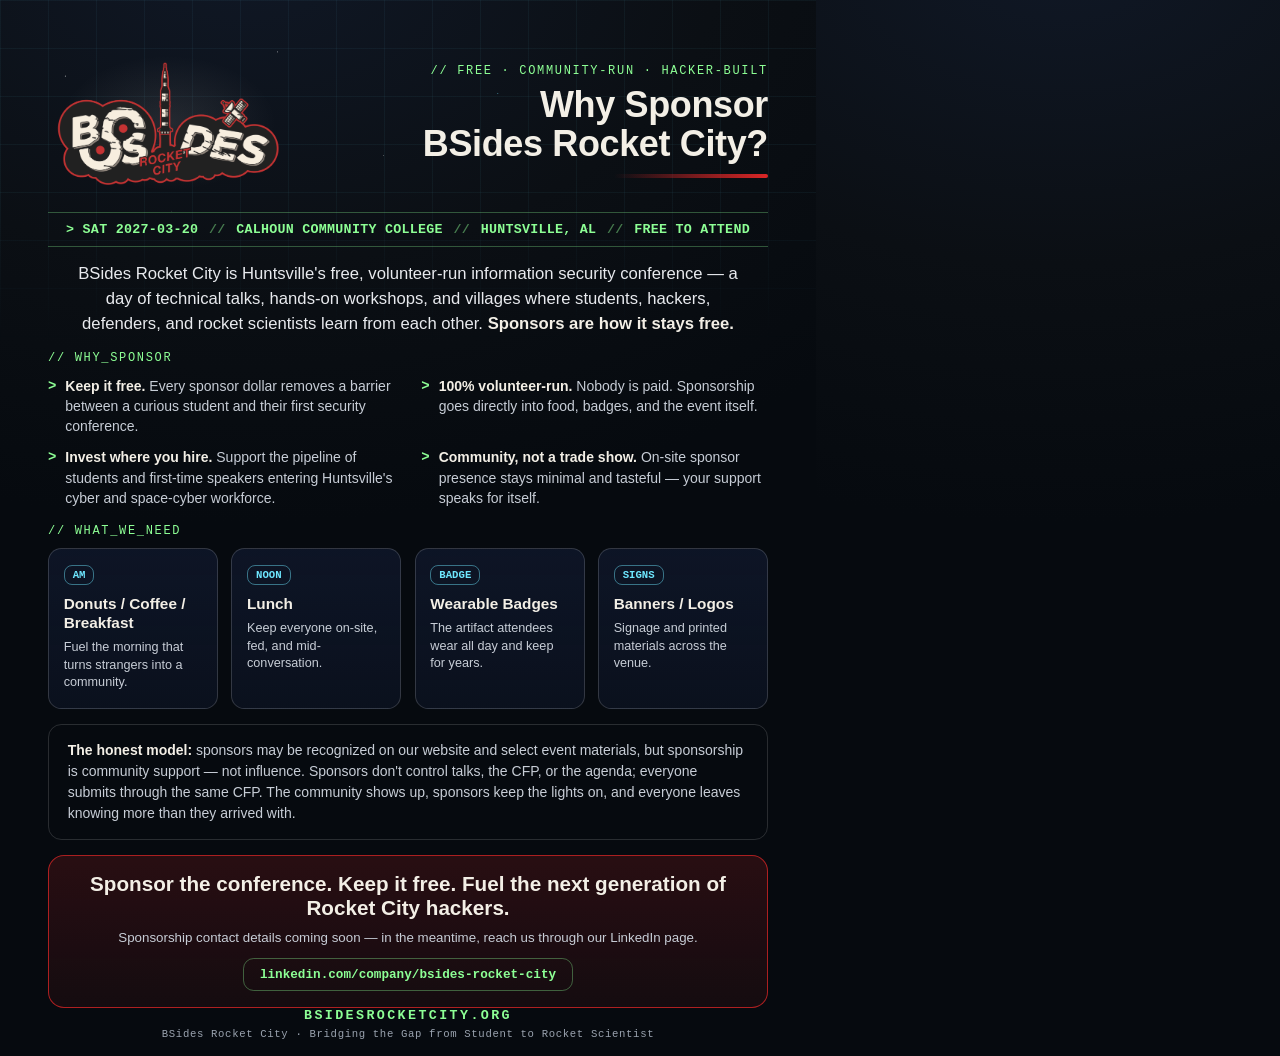
<file: assets/sponsor-sheet.html>
<!doctype html>
<!--
  Print source for assets/why-sponsor-bsides-rocket-city.pdf (one-page US Letter sponsor sheet).
  Regenerate after edits:
    "/Applications/Google Chrome.app/Contents/MacOS/Google Chrome" \
      --headless=new --disable-gpu --no-pdf-header-footer \
      --print-to-pdf="assets/why-sponsor-bsides-rocket-city.pdf" \
      "file://$PWD/assets/sponsor-sheet.html"
-->
<html lang="en">
<head>
<meta charset="utf-8" />
<title>Why Sponsor BSides Rocket City?</title>
<style>
  @page{ size: letter; margin: 0; }

  *{ box-sizing: border-box; margin: 0; padding: 0; }

  html, body{
    width: 8.5in;
    height: 11in;
    overflow: hidden;
    -webkit-print-color-adjust: exact;
    print-color-adjust: exact;
  }

  body{
    font-family: "Inter", -apple-system, "Helvetica Neue", Helvetica, Arial, sans-serif;
    color: #e8eaee;
    background:
      radial-gradient(9in 6in at 30% -5%, #101826 0%, #0b0f14 55%, #060a0f 100%);
    position: relative;
  }

  .mono{ font-family: "SF Mono", Menlo, Monaco, Consolas, monospace; }

  /* Starfield + grid, confined to the top third */
  .sky{
    position: absolute;
    inset: 0 0 auto 0;
    height: 3.6in;
    pointer-events: none;
    background-image:
      radial-gradient(1.5px 1.5px at 8% 22%, rgba(255,255,255,.7), transparent 60%),
      radial-gradient(1px 1px at 21% 61%, rgba(255,255,255,.45), transparent 60%),
      radial-gradient(1.5px 1.5px at 34% 15%, rgba(255,255,255,.55), transparent 60%),
      radial-gradient(1px 1px at 47% 45%, rgba(255,255,255,.4), transparent 60%),
      radial-gradient(1.5px 1.5px at 61% 27%, rgba(110,231,255,.5), transparent 60%),
      radial-gradient(1px 1px at 72% 66%, rgba(255,255,255,.45), transparent 60%),
      radial-gradient(1.5px 1.5px at 85% 19%, rgba(255,255,255,.6), transparent 60%),
      radial-gradient(1px 1px at 93% 52%, rgba(255,255,255,.4), transparent 60%),
      linear-gradient(rgba(110,231,255,.05) 1px, transparent 1px),
      linear-gradient(90deg, rgba(110,231,255,.05) 1px, transparent 1px);
    background-size: 100% 100%, 100% 100%, 100% 100%, 100% 100%, 100% 100%,
                     100% 100%, 100% 100%, 100% 100%, .5in .5in, .5in .5in;
    -webkit-mask-image: linear-gradient(180deg, #000 55%, transparent 100%);
            mask-image: linear-gradient(180deg, #000 55%, transparent 100%);
  }

  .page{
    position: relative;
    height: 11in;
    padding: .5in;
    display: flex;
    flex-direction: column;
  }

  /* ---- Header band ---- */
  .header{
    display: flex;
    align-items: center;
    gap: .35in;
    padding-bottom: .14in;
  }

  .logo-wrap{
    flex: 0 0 2.5in;
    background: radial-gradient(60% 60% at 50% 50%, rgba(243,239,230,.10), transparent 75%);
    border-radius: .2in;
    padding: .08in;
  }

  .logo-wrap img{ width: 100%; height: auto; display: block; }

  .headline{
    flex: 1;
    text-align: right;
  }

  .headline .kicker{
    font-size: 9pt;
    letter-spacing: .14em;
    text-transform: uppercase;
    color: #8dff95;
    margin-bottom: 6pt;
  }

  .headline h1{
    font-size: 27pt;
    line-height: 1.08;
    font-weight: 800;
    color: #f3efe6;
    letter-spacing: -.01em;
  }

  .headline .rule{
    display: inline-block;
    width: 1.6in;
    height: 3pt;
    margin-top: 7pt;
    border-radius: 2pt;
    background: linear-gradient(90deg, transparent, #dc2626);
  }

  /* ---- Terminal facts strip ---- */
  .facts{
    display: flex;
    justify-content: center;
    gap: 8pt;
    padding: 7pt 0;
    border-top: 1px solid rgba(141,255,149,.30);
    border-bottom: 1px solid rgba(141,255,149,.30);
    font-size: 10pt;
    font-weight: 700;
    color: #8dff95;
    letter-spacing: .02em;
  }

  .facts .sep{ color: rgba(141,255,149,.45); }

  /* ---- Mission ---- */
  .mission{
    text-align: center;
    padding: .14in .3in .16in;
    font-size: 12.5pt;
    line-height: 1.5;
    color: #e8eaee;
  }

  .mission strong{ color: #f3efe6; }

  /* ---- Section labels ---- */
  .label{
    font-size: 9pt;
    letter-spacing: .14em;
    text-transform: uppercase;
    color: #8dff95;
    margin-bottom: 8pt;
  }

  /* ---- Why sponsor bullets (2x2) ---- */
  .why{
    display: grid;
    grid-template-columns: 1fr 1fr;
    gap: 8pt 20pt;
    margin-bottom: .16in;
  }

  .why div{
    font-size: 10.5pt;
    line-height: 1.45;
    color: #c7cdd6;
    padding-left: 13pt;
    position: relative;
  }

  .why div::before{
    content: ">";
    position: absolute;
    left: 0;
    font-family: "SF Mono", Menlo, monospace;
    font-weight: 700;
    color: #8dff95;
  }

  .why strong{ color: #f3efe6; }

  /* ---- Needs cards ---- */
  .needs{
    display: grid;
    grid-template-columns: repeat(4, 1fr);
    gap: 10pt;
    margin-bottom: .16in;
  }

  .need{
    border: 1px solid rgba(255,255,255,.16);
    border-radius: 10pt;
    background: linear-gradient(180deg, rgba(15,23,42,.85), rgba(15,23,42,.55));
    padding: 11pt 11pt 12pt;
  }

  .need .chip{
    display: inline-block;
    font-family: "SF Mono", Menlo, monospace;
    font-size: 8pt;
    font-weight: 700;
    color: #6ee7ff;
    border: 1px solid rgba(110,231,255,.45);
    border-radius: 6pt;
    padding: 2pt 6pt;
    margin-bottom: 7pt;
  }

  .need h3{
    font-size: 11.5pt;
    font-weight: 700;
    color: #f3efe6;
    line-height: 1.25;
    margin-bottom: 5pt;
  }

  .need p{
    font-size: 9.5pt;
    line-height: 1.4;
    color: #c7cdd6;
  }

  /* ---- Impact band ---- */
  .impact{
    border: 1px solid rgba(255,255,255,.14);
    border-radius: 10pt;
    padding: 11pt 14pt;
    font-size: 10.5pt;
    line-height: 1.5;
    color: #c7cdd6;
    margin-bottom: .16in;
  }

  .impact strong{ color: #f3efe6; }

  /* ---- CTA ---- */
  .cta{
    border: 1.5px solid rgba(220,38,38,.75);
    border-radius: 12pt;
    background: linear-gradient(180deg, rgba(220,38,38,.16), rgba(220,38,38,.07));
    padding: 12pt 18pt;
    text-align: center;
  }

  .cta h2{
    font-size: 15.5pt;
    font-weight: 800;
    color: #f3efe6;
    margin-bottom: 6pt;
  }

  .cta p{
    font-size: 10pt;
    line-height: 1.45;
    color: #c7cdd6;
  }

  .cta .contact{
    display: inline-block;
    margin-top: 8pt;
    font-family: "SF Mono", Menlo, monospace;
    font-size: 9.5pt;
    font-weight: 700;
    color: #8dff95;
    border: 1px solid rgba(141,255,149,.35);
    border-radius: 8pt;
    padding: 6pt 12pt;
  }

  /* ---- Footer ---- */
  .foot{
    margin-top: auto;
    text-align: center;
    font-family: "SF Mono", Menlo, monospace;
    font-size: 10pt;
    font-weight: 700;
    letter-spacing: .18em;
    color: #8dff95;
  }

  .foot .dim{
    display: block;
    margin-top: 4pt;
    font-size: 8pt;
    font-weight: 400;
    letter-spacing: .06em;
    color: #9aa3af;
  }
</style>
</head>
<body>
  <div class="sky"></div>

  <div class="page">

    <div class="header">
      <div class="logo-wrap">
        <img src="images/BSides-Rocket City-Logo.png" alt="BSides Rocket City logo" />
      </div>
      <div class="headline">
        <div class="kicker mono">// free · community-run · hacker-built</div>
        <h1>Why Sponsor<br />BSides Rocket City?</h1>
        <span class="rule"></span>
      </div>
    </div>

    <div class="facts mono">
      <span>&gt; SAT 2027-03-20</span><span class="sep">//</span>
      <span>CALHOUN COMMUNITY COLLEGE</span><span class="sep">//</span>
      <span>HUNTSVILLE, AL</span><span class="sep">//</span>
      <span>FREE TO ATTEND</span>
    </div>

    <div class="mission">
      BSides Rocket City is Huntsville's free, volunteer-run information security conference —
      a day of technical talks, hands-on workshops, and villages where students, hackers, defenders,
      and rocket scientists learn from each other. <strong>Sponsors are how it stays free.</strong>
    </div>

    <div>
      <div class="label mono">// why_sponsor</div>
      <div class="why">
        <div><strong>Keep it free.</strong> Every sponsor dollar removes a barrier between a curious student and their first security conference.</div>
        <div><strong>100% volunteer-run.</strong> Nobody is paid. Sponsorship goes directly into food, badges, and the event itself.</div>
        <div><strong>Invest where you hire.</strong> Support the pipeline of students and first-time speakers entering Huntsville's cyber and space-cyber workforce.</div>
        <div><strong>Community, not a trade show.</strong> On-site sponsor presence stays minimal and tasteful — your support speaks for itself.</div>
      </div>
    </div>

    <div>
      <div class="label mono">// what_we_need</div>
      <div class="needs">
        <div class="need">
          <span class="chip">AM</span>
          <h3>Donuts / Coffee / Breakfast</h3>
          <p>Fuel the morning that turns strangers into a community.</p>
        </div>
        <div class="need">
          <span class="chip">NOON</span>
          <h3>Lunch</h3>
          <p>Keep everyone on-site, fed, and mid-conversation.</p>
        </div>
        <div class="need">
          <span class="chip">BADGE</span>
          <h3>Wearable Badges</h3>
          <p>The artifact attendees wear all day and keep for years.</p>
        </div>
        <div class="need">
          <span class="chip">SIGNS</span>
          <h3>Banners / Logos</h3>
          <p>Signage and printed materials across the venue.</p>
        </div>
      </div>
    </div>

    <div class="impact">
      <strong>The honest model:</strong> sponsors may be recognized on our website and select event
      materials, but sponsorship is community support — not influence. Sponsors don't control talks,
      the CFP, or the agenda; everyone submits through the same CFP. The community shows up, sponsors
      keep the lights on, and everyone leaves knowing more than they arrived with.
    </div>

    <div class="cta">
      <h2>Sponsor the conference. Keep it free. Fuel the next generation of Rocket City hackers.</h2>
      <p>Sponsorship contact details coming soon — in the meantime, reach us through our LinkedIn page.</p>
      <span class="contact">linkedin.com/company/bsides-rocket-city</span>
    </div>

    <div class="foot">
      BSIDESROCKETCITY.ORG
      <span class="dim">BSides Rocket City · Bridging the Gap from Student to Rocket Scientist</span>
    </div>

  </div>
</body>
</html>
</file>
<file: assets/styles.css>
:root{
  --bg: #0b0f14;
  --bg2:#060a0f;
  --panel:#0f172a;
  --text:#e5e7eb;
  --muted:#a3aab6;
  --border: rgba(255,255,255,.10);
  --section-edge: rgba(255,255,255,.08);
  --section-a: linear-gradient(180deg, rgba(9,14,22,.98), rgba(6,9,14,.96));
  --section-b: linear-gradient(180deg, rgba(12,16,24,.98), rgba(7,10,16,.96));
  --section-soft-top: linear-gradient(180deg, rgba(255,255,255,.03), transparent 22%);
  --section-soft-bottom: linear-gradient(0deg, rgba(0,0,0,.18), transparent 28%);
  --shadow: 0 14px 40px rgba(0,0,0,.35);
  --accent: rgba(220,38,38,.55);
  --terminal: #8dff95;
  --terminal-dim: rgba(141,255,149,.75);
  --cyan: rgba(110,231,255,.85);
  --noticeBg: rgba(234,179,8,.10);
  --noticeBorder: rgba(234,179,8,.35);
  --mono: ui-monospace, SFMono-Regular, Menlo, Monaco, Consolas, "Liberation Mono", "Courier New", monospace;
}

*{ box-sizing:border-box; }
html,body{ height:100%; }
html{ scroll-behavior: smooth; }

body{
  margin:0;
  font-family: "Inter", system-ui, -apple-system, BlinkMacSystemFont, "Segoe UI", sans-serif;
  background:
    radial-gradient(1000px 520px at 10% -10%, rgba(59,130,246,.16), transparent 60%),
    radial-gradient(1100px 520px at 90% -8%, rgba(220,38,38,.28), transparent 62%),
    radial-gradient(900px 420px at 50% 120%, rgba(14,165,233,.10), transparent 70%),
    linear-gradient(180deg, var(--bg), var(--bg2));
  color: var(--text);
}

/* Starfield: static, layered, cheap to render */
body::before{
  content:"";
  position: fixed;
  inset: 0;
  z-index: -1;
  pointer-events: none;
  background-image:
    radial-gradient(1px 1px at 12% 22%, rgba(255,255,255,.55), transparent 50%),
    radial-gradient(1px 1px at 38% 8%,  rgba(255,255,255,.40), transparent 50%),
    radial-gradient(1.5px 1.5px at 63% 31%, rgba(255,255,255,.50), transparent 50%),
    radial-gradient(1px 1px at 81% 12%, rgba(255,255,255,.35), transparent 50%),
    radial-gradient(1px 1px at 24% 64%, rgba(255,255,255,.30), transparent 50%),
    radial-gradient(1.5px 1.5px at 92% 58%, rgba(255,255,255,.40), transparent 50%),
    radial-gradient(1px 1px at 49% 83%, rgba(255,255,255,.30), transparent 50%),
    radial-gradient(1px 1px at 7% 91%,  rgba(255,255,255,.35), transparent 50%),
    radial-gradient(1.5px 1.5px at 72% 74%, rgba(110,231,255,.35), transparent 50%),
    radial-gradient(1px 1px at 55% 49%, rgba(255,255,255,.25), transparent 50%);
  background-size: 640px 640px;
  background-repeat: repeat;
  opacity: .8;
}

a{ color:inherit; }
a:hover{ opacity:.95; }

:focus-visible{
  outline: 2px solid var(--terminal);
  outline-offset: 2px;
  border-radius: 4px;
}

.container{
  width: min(1120px, calc(100% - 32px));
  margin-inline:auto;
}

.center{ text-align:center; }

/* ---------- Terminal top banner ---------- */
.top-banner{
  display:flex;
  align-items:center;
  justify-content:center;
  gap:10px;
  padding: 8px 10px;
  background: linear-gradient(90deg, rgba(0,26,12,.92), rgba(0,51,24,.92));
  border-bottom: 1px solid rgba(141,255,149,.22);
  color: rgba(141,255,149,.95);
  font-family: var(--mono);
  font-size: 13px;
  font-weight: 700;
  letter-spacing: .3px;
  text-shadow: 0 0 12px rgba(141,255,149,.22);
}

.top-banner__cursor{
  animation: bannerBlink 1.15s steps(1,end) infinite;
}

@keyframes bannerBlink{
  0%,49%{ opacity: 1; }
  50%,100%{ opacity: 0; }
}

/* ---------- Boot screen ---------- */
.boot-screen{
  position: fixed;
  inset: 0;
  background: #000;
  color: var(--terminal);
  font-family: var(--mono);
  font-size: 14px;
  padding: 24px;
  z-index: 9999;
  overflow: auto;
  opacity: 1;
  transition: opacity .6s ease, transform .6s ease;
  text-shadow: 0 0 10px rgba(141,255,149,.25);
  cursor: pointer;
}

.boot-screen.boot-hide{
  opacity: 0;
  transform: translateY(-6px);
  pointer-events: none;
}

.skip-link{
  position:absolute;
  left:-9999px;
  top:auto;
  width:1px;
  height:1px;
  overflow:hidden;
}

.skip-link:focus{
  left:16px;
  top:16px;
  width:auto;
  height:auto;
  padding:10px 12px;
  background:#000;
  border:1px solid var(--border);
  border-radius:10px;
  z-index:9999;
}

/* ---------- Header ---------- */
.site-header{
  position:sticky;
  top: 0;
  z-index:50;
  backdrop-filter: blur(10px);
  background: rgba(6,10,15,.72);
  border-bottom:1px solid var(--border);
}

.header-inner{
  display:flex;
  gap:16px;
  align-items:center;
  justify-content:space-between;
  padding:14px 0;
}

.brand-name{
  font-weight:800;
  letter-spacing:.2px;
  white-space: nowrap;
}

.brand-accent{
  color: var(--terminal);
  animation: bannerBlink 1.15s steps(1,end) infinite;
}

.nav{
  display:flex;
  gap:14px;
  flex-wrap:wrap;
  justify-content:center;
}

.nav a{
  color: var(--muted);
  text-decoration:none;
  font-weight:600;
  font-size:14px;
}

.nav a:hover{ color: var(--terminal); }

.header-cta{
  display:flex;
  gap:10px;
  align-items:center;
}

/* ---------- Buttons ---------- */
.btn{
  display:inline-flex;
  align-items:center;
  justify-content:center;
  gap:8px;
  padding:10px 14px;
  border-radius:12px;
  border:1px solid var(--border);
  background: rgba(15,23,42,.55);
  color: var(--text);
  text-decoration:none;
  font-weight:800;
  box-shadow: 0 10px 26px rgba(0,0,0,.18);
  transition: transform .15s ease, box-shadow .15s ease, border-color .15s ease;
}

.btn:hover{
  border-color: rgba(255,255,255,.20);
  box-shadow: 0 14px 38px rgba(0,0,0,.24);
  transform: translateY(-1px);
}

.btn.primary{
  background: rgba(220,38,38,.22);
  border-color: rgba(220,38,38,.55);
}

.btn.primary:hover{
  border-color: rgba(239,68,68,.85);
  box-shadow: 0 14px 38px rgba(0,0,0,.24), 0 0 22px rgba(220,38,38,.30);
}

.btn.cta{
  padding: 13px 22px;
  font-size: 16px;
}

.btn.ghost{
  background: transparent;
}

.btn.soon{
  color: var(--muted);
  cursor: default;
  font-weight: 700;
}

.btn.soon:hover{
  transform: none;
  border-color: var(--border);
  box-shadow: 0 10px 26px rgba(0,0,0,.18);
}

.small-btn{
  padding: 8px 12px;
  font-size: 13px;
}

/* ---------- Sections ---------- */
.section{
  padding: 72px 0;
  background:
    var(--section-soft-top),
    var(--section-soft-bottom),
    var(--section-a);
  border-top: 1px solid var(--section-edge);
  border-bottom: 1px solid var(--section-edge);
}

.section.alt{
  background:
    var(--section-soft-top),
    var(--section-soft-bottom),
    var(--section-b);
}

h1,h2,h3{ margin: 0 0 12px; }
h1{ font-size: clamp(32px, 4vw, 46px); letter-spacing:-.5px; }
h2{ font-size: clamp(26px, 3vw, 34px); }
h3{ font-size: 18px; }

p{ line-height:1.55; color: rgba(229,231,235,.92); }
.muted{ color: var(--muted); }
.small{ font-size: 13px; }

.section-lede{
  max-width: 72ch;
}

.status-open{
  color: var(--terminal);
  text-shadow: 0 0 12px rgba(141,255,149,.25);
}

/* Terminal-style section eyebrows */
.eyebrow{
  margin: 0 0 10px;
  font-family: var(--mono);
  font-size: 13px;
  font-weight: 600;
  letter-spacing: .3px;
  color: var(--terminal-dim);
}

.mono-tag{
  display:inline-block;
  font-family: var(--mono);
  font-size: 12px;
  font-weight: 700;
  color: var(--cyan);
  border: 1px solid rgba(110,231,255,.30);
  background: rgba(110,231,255,.06);
  border-radius: 8px;
  padding: 2px 8px;
  margin-right: 8px;
  vertical-align: 2px;
}

.mono-line{
  font-family: var(--mono);
  font-size: 14px;
  font-weight: 700;
  color: var(--terminal-dim);
}

/* ---------- Hero ---------- */
.hero{
  position: relative;
  padding: 78px 0 54px;
  border-bottom: 1px solid var(--border);
  overflow: hidden;
}

/* Faint launch-grid backdrop, fades toward the bottom */
.hero::before{
  content:"";
  position:absolute;
  inset:0;
  pointer-events:none;
  background-image:
    linear-gradient(rgba(110,231,255,.06) 1px, transparent 1px),
    linear-gradient(90deg, rgba(110,231,255,.06) 1px, transparent 1px);
  background-size: 48px 48px;
  -webkit-mask-image: linear-gradient(180deg, rgba(0,0,0,.9), transparent 78%);
          mask-image: linear-gradient(180deg, rgba(0,0,0,.9), transparent 78%);
}

.hero-inner{ text-align:center; position: relative; }

.hero-visual{
  position: relative;
  width: min(760px, 96%);
  margin: 0 auto 18px;
  overflow: visible;
  background: transparent;
  border: 0;
  box-shadow: none;
}

.hero-logo{
  position: relative;
  z-index: 1;
  width: 100%;
  height: auto;
  display:block;
  margin: 0 auto;

  filter:
    drop-shadow(0 10px 28px rgba(0,0,0,.55))
    drop-shadow(0 0 16px rgba(255,255,255,.18))
    drop-shadow(0 0 32px rgba(255,255,255,.14));
}

.subtitle{
  margin: 0 auto 14px;
  max-width: 72ch;
  color: rgba(229,231,235,.78);
  font-size: 17px;
}

.meta{
  margin: 0 auto 18px;
  color: rgba(229,231,235,.72);
  font-size: 16px;
}

.hero-actions{
  display:flex;
  justify-content:center;
  gap:12px;
  flex-wrap:wrap;
  margin: 18px 0 16px;
}

.hero-note{
  display:flex;
  gap:10px;
  flex-wrap:wrap;
  justify-content:center;
  margin-top: 12px;
}

.pill{
  border: 1px solid var(--border);
  background: rgba(15,23,42,.45);
  padding: 8px 12px;
  border-radius: 999px;
  font-weight: 800;
  font-size: 13px;
  color: rgba(229,231,235,.88);
}

/* ---------- CFP countdown ---------- */
.timer{
  display:flex;
  justify-content:center;
  gap:12px;
  margin-top:26px;
  flex-wrap:wrap;
}

.timebox{
  width: 104px;
  border-radius: 16px;
  padding: 14px 12px;
  border: 1px solid rgba(220,38,38,.55);
  background: rgba(2,6,23,.55);
  box-shadow: var(--shadow);
}

.timebox span{
  display:block;
  font-family: var(--mono);
  font-size: 32px;
  font-weight: 800;
  line-height: 1;
  margin-bottom: 6px;
  font-variant-numeric: tabular-nums;
}

.timebox small{
  color: rgba(229,231,235,.75);
  font-weight: 800;
  letter-spacing: .2px;
  text-transform: uppercase;
  font-size: 11px;
}

.timebox.closed{
  width: auto;
  padding-inline: 26px;
  border-color: rgba(141,255,149,.45);
}

.timer-caption{
  text-align:center;
  margin-top: 12px;
}

/* ---------- Cards & grids ---------- */
.card{
  background: linear-gradient(180deg, rgba(15,23,42,.62), rgba(15,23,42,.42));
  border: 1px solid var(--border);
  border-radius: 16px;
  padding: 18px;
  box-shadow: var(--shadow);
  transition: border-color .2s ease;
}

.card:hover{
  border-color: rgba(110,231,255,.28);
}

.card.big{
  padding: 22px;
  border-radius: 18px;
}

.grid-2{
  display:grid;
  grid-template-columns: repeat(2, minmax(0,1fr));
  gap: 14px;
}

.grid-3{
  display:grid;
  grid-template-columns: repeat(3, minmax(0,1fr));
  gap: 14px;
}

.formats .card p{
  margin-bottom: 0;
}

.bullets{
  padding-left: 18px;
  color: rgba(229,231,235,.88);
}

.bullets li{ margin: 6px 0; }

.notice{
  margin-top: 14px;
  padding: 12px 12px;
  border-radius: 12px;
  background: var(--noticeBg);
  border: 1px solid var(--noticeBorder);
}

.notice-title{
  font-weight: 900;
  margin-bottom: 6px;
}

.notice p{ margin: 0; }

/* ---------- CFP review waves ---------- */
.review-waves{
  margin-top: 34px;
}

.review-waves .waves-heading{
  font-size: clamp(20px, 2.4vw, 26px);
}

.review-waves .waves-heading .mono-line{
  display: block;
  margin-bottom: 6px;
}

/* ---------- Timeline ---------- */
.timeline{
  list-style: none;
  margin: 0;
  padding: 0;
}

.timeline li{
  padding: 10px 0 10px 18px;
  border-left: 2px solid rgba(220,38,38,.45);
  position: relative;
}

.timeline li::before{
  content:"";
  position:absolute;
  left:-6px;
  top: 18px;
  width: 10px;
  height: 10px;
  border-radius: 999px;
  background: var(--bg2);
  border: 2px solid rgba(239,68,68,.85);
  box-shadow: 0 0 10px rgba(220,38,38,.45);
}

.timeline li:last-child::before{
  border-color: var(--terminal);
  box-shadow: 0 0 10px rgba(141,255,149,.45);
}

.timeline code{
  margin-right: 10px;
  color: var(--cyan);
}

.timeline-note{
  display: block;
  margin-top: 3px;
  font-size: 13px;
  color: var(--muted);
}

code{
  font-family: var(--mono);
  font-size: 0.95em;
  padding: 2px 6px;
  border-radius: 8px;
  background: rgba(0,0,0,.28);
  border: 1px solid rgba(255,255,255,.12);
}

.mt{ margin-top: 16px; }
.mt-sm{ margin-top: 10px; }

/* ---------- Code of Conduct page ---------- */
.page-hero{
  padding: 56px 0 36px;
  border-bottom: 1px solid var(--border);
  text-align:center;
}

.prose{
  max-width: 76ch;
}

.prose h2{
  margin-top: 34px;
  font-size: clamp(20px, 2.4vw, 26px);
}

/* ---------- Footer ---------- */
.site-footer{
  padding: 34px 0;
  border-top: 1px solid var(--border);
}

.footer-inner{
  display:flex;
  gap:18px;
  align-items:center;
  justify-content:center;
  flex-wrap:wrap;
}

.footer-links{
  display:flex;
  gap:14px;
}

.footer-links a{
  color: var(--muted);
  text-decoration:none;
  font-weight:600;
  font-size:13px;
}

.footer-links a:hover{ color: var(--terminal); }

.social-icon{
  display:inline-flex;
  align-items:center;
  justify-content:center;
  width: 34px;
  height: 34px;
  border-radius: 10px;
  border: 1px solid rgba(255,255,255,.10);
  background: rgba(15,23,42,.35);
  color: rgba(229,231,235,.70);
  text-decoration:none;
  transition: transform .15s ease, color .15s ease, border-color .15s ease, background .15s ease;
}

.social-icon:hover{
  transform: translateY(-1px);
  color: rgba(141,255,149,.92);
  border-color: rgba(141,255,149,.22);
  background: rgba(0, 51, 24, .20);
}

/* ---------- Responsive ---------- */
@media (max-width: 900px){
  .grid-3{ grid-template-columns: 1fr; }
  .grid-2{ grid-template-columns: 1fr; }
  .header-inner{ flex-wrap:wrap; justify-content:center; }
  .nav{ justify-content:center; }
}

@media (max-width: 640px){
  .section{
    padding: 56px 0;
    background:
      linear-gradient(180deg, rgba(255,255,255,.03), transparent 24%),
      linear-gradient(0deg, rgba(0,0,0,.18), transparent 30%),
      var(--section-a);
  }
  .section.alt{
    background:
      linear-gradient(180deg, rgba(255,255,255,.03), transparent 24%),
      linear-gradient(0deg, rgba(0,0,0,.18), transparent 30%),
      var(--section-b);
  }
  .timebox{ width: 76px; padding: 12px 8px; }
  .timebox span{ font-size: 24px; }
  .top-banner{ font-size: 11px; }
}

/* ---------- Reduced motion ---------- */
@media (prefers-reduced-motion: reduce){
  html{ scroll-behavior: auto; }
  *, *::before, *::after{
    animation-duration: .01ms !important;
    animation-iteration-count: 1 !important;
    transition-duration: .01ms !important;
  }
}
</file>
